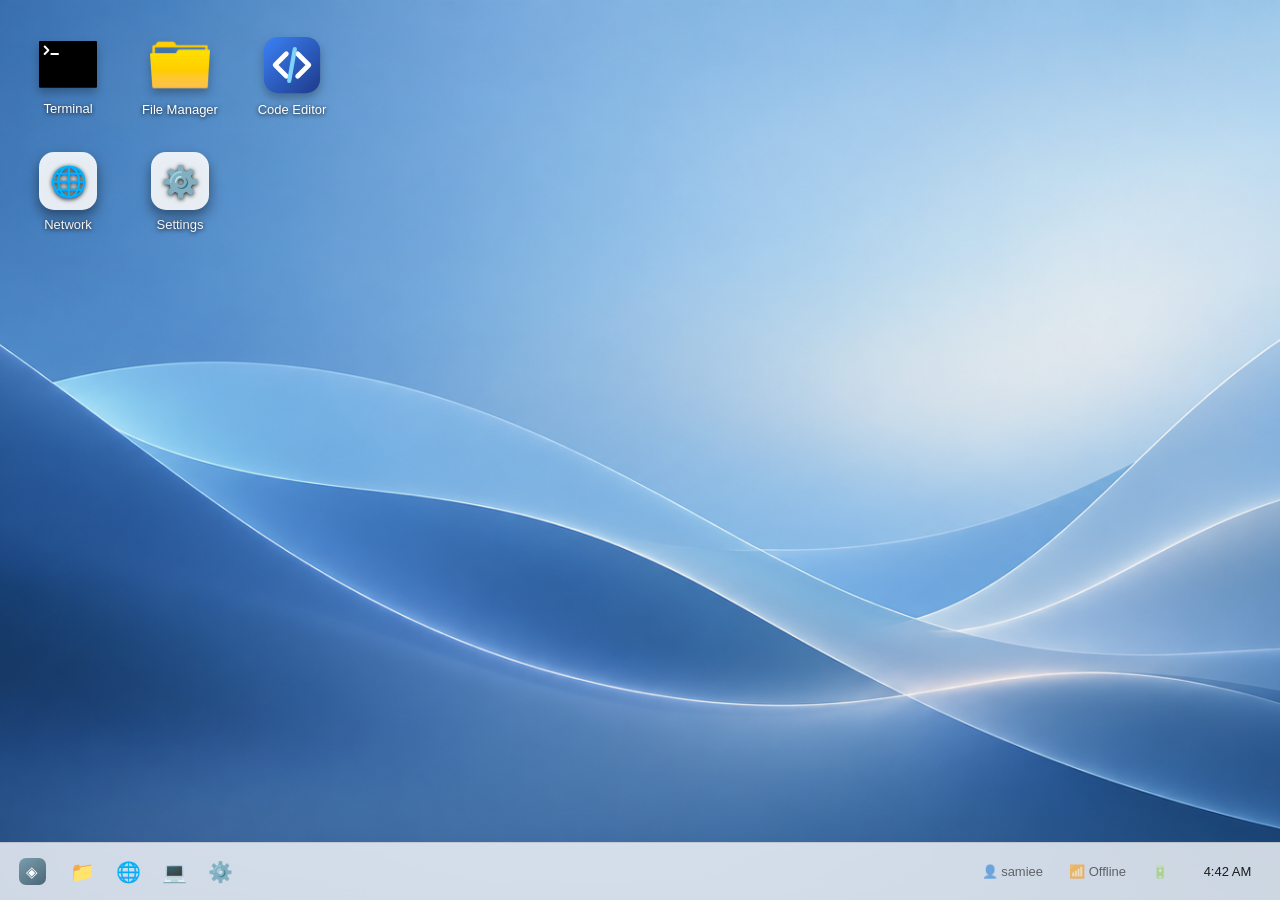
<file: desktop/index.html>
<!DOCTYPE html>
<html lang="en">

<head>

    <meta charset="UTF-8">

    <meta
        name="viewport"
        content="width=device-width, initial-scale=1.0"
    >

    <title>WebOS Desktop</title>

    <link
        rel="stylesheet"
        href="desktop.css"
    >


<style>
/* Desktop file viewer - added without changing the existing desktop CSS */
.desktop-file-viewer {
    position: fixed;
    inset: 0;
    display: flex;
    align-items: center;
    justify-content: center;
    background: rgba(0,0,0,.30);
    z-index: 5000;
}
.desktop-file-viewer[hidden] { display:none; }
.desktop-file-viewer-card {
    width:min(760px,82vw);
    height:min(620px,76vh);
    display:flex;
    flex-direction:column;
    background:#fffdf4;
    border-radius:16px;
    overflow:hidden;
    box-shadow:0 25px 70px rgba(0,0,0,.45),0 8px 25px rgba(0,0,0,.20);
}
.desktop-file-viewer-titlebar {
    height:58px;
    flex:0 0 58px;
    display:flex;
    align-items:center;
    justify-content:space-between;
    padding:0 18px;
    background:#ff6868;
    color:#fff;
    font-size:19px;
    font-weight:700;
}
.desktop-file-viewer-titlebar button {
    width:34px;height:34px;border:0;border-radius:50%;
    background:rgba(255,255,255,.22);color:#fff;
    font-size:25px;line-height:1;cursor:pointer;
}
.desktop-file-viewer-body {
    flex:1;min-height:0;padding:22px;overflow:auto;background:#fffdf4;
}
#desktopFileViewerContent {
    margin:0;min-height:100%;white-space:pre-wrap;overflow-wrap:anywhere;
    font-family:Consolas,"Courier New",monospace;font-size:15px;line-height:1.55;color:#202020;
}
.desktop-file-viewer-actions {
    display:flex;justify-content:flex-end;gap:12px;
    padding:14px 18px;border-top:1px solid #eadfca;background:#fff7df;
}
.desktop-file-viewer-actions button {
    border:0;border-radius:9px;padding:10px 18px;font-size:14px;font-weight:700;cursor:pointer;
}
.viewer-close-btn { background:#e7e7e7;color:#222; }
.viewer-delete-btn { background:#ef4444;color:#fff; }
.viewer-delete-btn:hover { background:#dc2626; }
</style>

</head>


<body class="light">


    <!-- =====================================================
         DESKTOP
         ===================================================== -->

    <main
        class="desktop"
        id="desktopRoot"
    >


        <!-- =================================================
             DESKTOP ICONS
             ================================================= -->

        <div class="icon-grid" id="iconGrid">


            <!-- TERMINAL -->

            <div
                class="icon"
                onclick="openTerminal()"
                title="Terminal"
            >

                <div class="icon-image terminal-icon">

                    <img
                        src="terminal.svg"
                        alt="Terminal"
                    >

                </div>

                <span>Terminal</span>

            </div>



            <!-- FILE MANAGER -->

            <div
                class="icon"
                onclick="openFileManager()"
                title="File Manager"
            >

                <div class="icon-image">

                    <img
                        src="myfolder.png"
                        alt="File Manager"
                    >

                </div>

                <span>File Manager</span>

            </div>



            <!-- CODE EDITOR -->

            <div
                class="icon"
                onclick="openCodeEditor()"
                title="Code Editor"
            >

                <div class="icon-image">

                    <img
                        src="codeeditor.svg"
                        alt="Code Editor"
                    >

                </div>

                <span>Code Editor</span>

            </div>



            <!-- NETWORK -->

            <div
                class="icon"
                onclick="openNetwork()"
                title="Network"
            >

                <div class="icon-image system-app-icon">

                    🌐

                </div>

                <span>Network</span>

            </div>



            <!-- SETTINGS -->

            <div
                class="icon"
                onclick="openSettings()"
                title="Settings"
            >

                <div class="icon-image system-app-icon">

                    ⚙️

                </div>

                <span>Settings</span>

            </div>


        </div>



        <!-- =================================================
             APPLICATION WINDOWS

             IMPORTANT:
             No application has a src initially.

             The page is loaded only when the user
             clicks its icon.
             ================================================= -->


        <!-- TERMINAL -->

        <iframe
            id="terminalWindow"
            class="app-window terminal-window"
            title="Terminal"
            hidden
        ></iframe>



        <!-- FILE MANAGER -->

        <iframe
            id="fileManagerWindow"
            class="app-window file-window"
            title="File Manager"
            data-src="../filemanager/index.html?v=2"
            hidden
        ></iframe>



        <!-- CODE EDITOR -->

        <iframe
            id="codeEditorWindow"
            class="app-window code-window"
            title="Code Editor"
            data-src="../code/index.php?v=2"
            hidden
        ></iframe>



        <!-- NETWORK -->

        <iframe
            id="networkWindow"
            class="app-window network-window"
            title="Network"
            data-src="../network/network.html?v=2"
            hidden
        ></iframe>



        <!-- SETTINGS -->

        <iframe
            id="settingsWindow"
            class="app-window settings-window"
            title="Settings"
            data-src="../settings/settings.html?v=4"
            hidden
        ></iframe>



        <!-- =================================================
             START MENU
             ================================================= -->

        <div
            id="startMenu"
            class="start-menu"
        >


            <!-- START HEADER -->

            <div class="start-header">

                <div class="start-logo">
                    ◈
                </div>

                <div>

                    <div class="start-title">
                        WebOS
                    </div>

                    <div class="start-subtitle">
                        Applications
                    </div>

                </div>

            </div>


            <div class="start-divider"></div>



            <!-- APPLICATIONS -->

            <div class="start-apps">


                <button
                    class="start-item"
                    onclick="openTerminal()"
                >

                    <span class="start-item-icon">
                        🖥️
                    </span>

                    <span>
                        Terminal
                    </span>

                </button>



                <button
                    class="start-item"
                    onclick="openFileManager()"
                >

                    <span class="start-item-icon">
                        📁
                    </span>

                    <span>
                        File Manager
                    </span>

                </button>



                <button
                    class="start-item"
                    onclick="openCodeEditor()"
                >

                    <span class="start-item-icon">
                        💻
                    </span>

                    <span>
                        Code Editor
                    </span>

                </button>



                <button
                    class="start-item"
                    onclick="openNetwork()"
                >

                    <span class="start-item-icon">
                        🌐
                    </span>

                    <span>
                        Network
                    </span>

                </button>



                <button
                    class="start-item"
                    onclick="openSettings()"
                >

                    <span class="start-item-icon">
                        ⚙️
                    </span>

                    <span>
                        Settings
                    </span>

                </button>


            </div>


            <div class="start-divider"></div>



            <!-- SHUTDOWN -->

            <button
                class="shutdown-item"
                onclick="shutdownOS()"
            >

                <span>
                    ⏻
                </span>

                <span>
                    Shut Down
                </span>

            </button>


        </div>



        <!-- =================================================
             TASKBAR
             ================================================= -->

        <footer class="taskbar">


            <!-- START BUTTON -->

            <button
                class="start-button"
                id="startButton"
                onclick="toggleStartMenu()"
                title="Start"
            >

                <span class="webos-logo">
                    ◈
                </span>

            </button>



            <!-- PINNED APPLICATIONS -->

            <div class="pinned-icons">


                <button
                    class="pinned-icon"
                    onclick="openFileManager()"
                    title="File Manager"
                >
                    📁
                </button>


                <button
                    class="pinned-icon"
                    onclick="openNetwork()"
                    title="Network"
                >
                    🌐
                </button>


                <button
                    class="pinned-icon"
                    onclick="openCodeEditor()"
                    title="Code Editor"
                >
                    💻
                </button>


                <button
                    class="pinned-icon"
                    onclick="openSettings()"
                    title="Settings"
                >
                    ⚙️
                </button>


            </div>



            <!-- EMPTY SPACE -->

            <div class="taskbar-space"></div>



            <!-- SYSTEM TRAY -->

            <div class="system-tray">


                <div
                    class="tray-item"
                    id="trayUser"
                >
                    👤 samiee
                </div>


                <div
                    class="tray-item"
                    id="trayWifi"
                >
                    📶 Offline
                </div>


                <div class="tray-item">
                    🔋
                </div>


                <div
                    class="tray-time"
                    id="mytime"
                >
                    12:00 AM
                </div>


            </div>


        </footer>


    
<!-- DESKTOP FILE VIEWER -->
<div id="desktopFileViewer" class="desktop-file-viewer" hidden>
    <div class="desktop-file-viewer-card">
        <div class="desktop-file-viewer-titlebar">
            <span id="desktopFileViewerTitle">File</span>
            <button type="button" onclick="closeDesktopFileViewer()" title="Close">×</button>
        </div>
        <div class="desktop-file-viewer-body">
            <pre id="desktopFileViewerContent">Loading...</pre>
        </div>
        <div class="desktop-file-viewer-actions">
            <button type="button" class="viewer-close-btn" onclick="closeDesktopFileViewer()">Close</button>
            <button type="button" class="viewer-delete-btn" onclick="deleteOpenDesktopFile()">Delete File</button>
        </div>
    </div>
</div>

</main>


    <!-- =====================================================
         BRIGHTNESS OVERLAY

         Sits above the desktop, every app window, the
         taskbar and the start menu (see desktop.css for
         why this isn't a CSS filter). Its background is
         set from JS in applyBrightnessOverlay().
         ===================================================== -->

    <div
        id="brightnessOverlay"
        class="brightness-overlay"
        aria-hidden="true"
    ></div>


    <!-- =====================================================
         CURSOR TRAIL

         The real system cursor still does all click/hit
         detection as normal — Edge doesn't let a webpage
         change actual pointer speed or hijack hit-testing.
         This is a purely decorative dot that follows the
         real cursor 1:1 in position, with a CSS transition
         whose duration is driven by the Mouse Speed setting,
         so the setting has a real, visible effect without
         ever touching what a click actually lands on.
         ===================================================== -->

    <div
        id="cursorTrail"
        class="cursor-trail"
        aria-hidden="true"
    ></div>



    <!-- =====================================================
         JAVASCRIPT
         ===================================================== -->

    <script>


        /* =================================================
           SETTINGS
           ================================================= */

        const OS_KEY = "osSettings";


        function getOSSettings() {

            try {

                return JSON.parse(
                    localStorage.getItem(OS_KEY)
                ) || {};

            } catch (error) {

                return {};

            }

        }


        function saveOSSettings(data) {

            const current =
                getOSSettings();

            const updated = {
                ...current,
                ...data
            };

            localStorage.setItem(
                OS_KEY,
                JSON.stringify(updated)
            );

            return updated;

        }



        /* =================================================
           APPLY DESKTOP SETTINGS
           ================================================= */

        function applyOSSettings(
            state = getOSSettings()
        ) {

            /*
             * Theme
             */

            document.body.classList.remove(
                "light",
                "dark"
            );

            document.body.classList.add(
                state.theme || "light"
            );


            /*
             * Wallpaper
             */

            const desktop =
                document.getElementById(
                    "desktopRoot"
                );


            if (
                state.wallpaper &&
                state.wallpaper.trim() !== ""
            ) {

                desktop.style.backgroundImage =
                    `url("${state.wallpaper}")`;

            } else {

                desktop.style.backgroundImage =
                    'url("wallp.png")';

            }


            /*
             * Brightness
             */

            applyBrightnessOverlay(
                state.brightness ?? 1
            );


            /*
             * Mouse speed (cursor-trail responsiveness —
             * see the note on the #cursorTrail element for
             * why this can't be the real system pointer speed)
             */

            applyMouseSpeed(
                state.mouseSpeed ?? 5
            );


            /*
             * Let any already-open application
             * (Settings included) re-theme itself
             * live, without waiting for a reload.
             */

            broadcastToApps({
                type: "os:theme",
                theme: state.theme || "light"
            });


            /*
             * Username
             */

            document.getElementById(
                "trayUser"
            ).textContent =
                `👤 ${state.username || "samiee"}`;

            document.getElementById(
                "trayUser"
            ).title =
                state.email || "";


            /*
             * Start menu subtitle — show the signed-in
             * account email once one's been set, instead
             * of the generic "Applications" label.
             */

            const startSubtitle =
                document.querySelector(
                    ".start-subtitle"
                );

            if (startSubtitle) {

                startSubtitle.textContent =
                    state.email || "Applications";

            }


            /*
             * Wi-Fi
             */

            document.getElementById(
                "trayWifi"
            ).textContent =
                state.wifi?.connected
                    ? `📶 ${state.wifi.ssid}`
                    : "📶 Offline";


            /*
             * Clock format
             */

            window.clock24 =
                !!state.clock24;

        }



        /* =================================================
           BRIGHTNESS OVERLAY

           brightness range is 0.4–1.2 (see settings.js).
           Below 1 we dim with a black overlay; above 1 we
           "brighten" with a soft white overlay. At exactly
           1 the overlay is fully transparent.
           ================================================= */

        function applyBrightnessOverlay(brightness) {

            const overlay =
                document.getElementById(
                    "brightnessOverlay"
                );

            if (!overlay) {
                return;
            }

            const b =
                Math.min(
                    1.2,
                    Math.max(
                        0.4,
                        Number(brightness) || 1
                    )
                );

            document.documentElement.style
                .setProperty(
                    "--desktop-brightness",
                    b
                );

            if (b < 1) {

                const alpha =
                    (1 - b) / 0.6;

                overlay.style.background =
                    `rgba(0,0,0,${(alpha * 0.75).toFixed(3)})`;

            } else if (b > 1) {

                const alpha =
                    (b - 1) / 0.2;

                overlay.style.background =
                    `rgba(255,255,255,${(alpha * 0.16).toFixed(3)})`;

            } else {

                overlay.style.background =
                    "transparent";

            }

        }



        /* =================================================
           CURSOR TRAIL
           ================================================= */

        (function(){

            const trail =
                document.getElementById(
                    "cursorTrail"
                );

            if (!trail) {
                return;
            }

            document.addEventListener(
                "mousemove",
                function(e) {

                    trail.style.left = e.clientX + "px";
                    trail.style.top  = e.clientY + "px";
                    trail.classList.add("active");

                }
            );

        })();


        function applyMouseSpeed(speed) {

            const value =
                Math.min(
                    10,
                    Math.max(
                        1,
                        Number(speed) || 5
                    )
                );

            /*
             * speed 1  -> slow, laggy trail (260ms)
             * speed 10 -> snappy, almost instant (44ms)
             */

            const ms =
                260 - (value - 1) * 24;

            document.documentElement.style
                .setProperty(
                    "--cursor-trail-ms",
                    ms + "ms"
                );

        }



        /* =================================================
           BROADCAST TO APPLICATIONS

           Pushes a message into every loaded app iframe
           (Settings, Terminal, etc.) so an app that's
           already open can react to a settings change —
           e.g. re-theme itself — without a reload.
           ================================================= */

        function broadcastToApps(message) {

            document
                .querySelectorAll(".app-window")
                .forEach(function(app) {

                    if (
                        app.contentWindow &&
                        app.getAttribute("src")
                    ) {

                        app.contentWindow.postMessage(
                            message,
                            "*"
                        );

                    }

                });

        }



        /* =================================================
           CLOSE ALL APPLICATIONS
           ================================================= */

        function closeAllApps() {

            const apps =
                document.querySelectorAll(
                    ".app-window"
                );


            apps.forEach(
                function(app) {

                    app.hidden = true;

                    app.style.display =
                        "none";

                }
            );

        }



        /* =================================================
           LOAD APPLICATION
           ================================================= */

        function loadApplication(
            app,
            source
        ) {

            /*
             * Load the page only the first
             * time the application is opened.
             */

            if (
                !app.getAttribute("src")
            ) {

                app.setAttribute(
                    "src",
                    source
                );

            }

        }



        /* =================================================
           OPEN APPLICATION
           ================================================= */

        function openApplication(
            id
        ) {

            const app =
                document.getElementById(id);


            if (!app) {
                return;
            }


            /*
             * Hide every other application.
             */

            closeAllApps();


            /*
             * Read application URL.
             */

            const source =
                app.dataset.src;


            /*
             * Load application.
             */

            if (source) {

                loadApplication(
                    app,
                    source
                );

            }


            /*
             * Show application.
             */

            app.hidden = false;

            app.style.display =
                "block";


            /*
             * Put application above
             * the desktop.
             */

            app.style.zIndex =
                "1000";


            closeStartMenu();

        }



        /* =================================================
           TERMINAL
           ================================================= */

        function openTerminal() {

            const terminal =
                document.getElementById(
                    "terminalWindow"
                );


            closeAllApps();


            if (
                !terminal.getAttribute("src")
            ) {

                terminal.setAttribute(
                    "src",
                    "../terminal/terminal.html?v=3"
                );

            }


            terminal.hidden = false;

            terminal.style.display =
                "block";

            terminal.style.zIndex =
                "1000";


            closeStartMenu();

        }



        /* =================================================
           FILE MANAGER
           ================================================= */

        function openFileManager() {

            openApplication(
                "fileManagerWindow"
            );

        }



        /* =================================================
           CODE EDITOR
           ================================================= */

        function openCodeEditor() {

            openApplication(
                "codeEditorWindow"
            );

        }



        /* =================================================
           NETWORK
           ================================================= */

        function openNetwork() {

            openApplication(
                "networkWindow"
            );

        }



        /* =================================================
           SETTINGS
           ================================================= */

        function openSettings() {

            openApplication(
                "settingsWindow"
            );

        }



        /* =================================================
           CLOSE APPLICATION
           ================================================= */

        function closeApplication(
            id
        ) {

            const app =
                document.getElementById(id);


            if (!app) {
                return;
            }


            app.hidden = true;

            app.style.display =
                "none";

        }


        function closeTerminal() {

            closeApplication(
                "terminalWindow"
            );

        }


        function closeSettings() {

            closeApplication(
                "settingsWindow"
            );

        }



        /* =================================================
           FILE MANAGER READY STATE

           The File Manager iframe posts an
           "filemanager-ready" message once its own
           script has registered its listener. We wait
           for that instead of guessing with a timer,
           so an "open-file" request is never sent
           before the iframe can actually receive it
           (this was the bug: checking the iframe's
           src attribute always looked "already
           loaded" because we set that attribute
           ourselves just before checking it, even on
           the very first open).
           ================================================= */

        let fileManagerReady = false;
        let pendingFileOpen = null;

        function sendFileOpenRequest(folder, filename) {

            const fileManager =
                document.getElementById(
                    "fileManagerWindow"
                );

            fileManager.contentWindow.postMessage(
                {
                    action: "open-file",
                    folder: folder,
                    filename: filename
                },
                "*"
            );

        }



        /* =================================================
           APPLICATION MESSAGES
           ================================================= */

        window.addEventListener(
            "message",
            function(event) {

                const message =
                    event.data;


                if (
                    message?.action ===
                    "filemanager-ready"
                ) {

                    fileManagerReady = true;

                    if (pendingFileOpen) {

                        sendFileOpenRequest(
                            pendingFileOpen.folder,
                            pendingFileOpen.filename
                        );

                        pendingFileOpen = null;

                    }

                    return;

                }


                if (
                    message?.action ===
                    "close-terminal"
                ) {

                    closeTerminal();

                }


                if (
                    message ===
                    "close-settings"
                ) {

                    closeSettings();

                }


                if (
                    message?.action ===
                    "close-filemanager"
                ) {

                    closeApplication(
                        "fileManagerWindow"
                    );

                    /*
                     * The Desktop folder may have
                     * changed while File Manager
                     * was open — refresh its icons.
                     */

                    loadDesktopFiles();

                }


                if (
                    message?.action ===
                    "close-code"
                ) {

                    closeApplication(
                        "codeEditorWindow"
                    );

                }


                if (
                    message?.action ===
                    "close-network"
                ) {

                    closeApplication(
                        "networkWindow"
                    );

                }


                /*
                 * Settings sends updated
                 * OS information.
                 */

                if (
                    message?.type ===
                    "os:apply"
                ) {

                    const state =
                        saveOSSettings(
                            message.payload || {}
                        );


                    applyOSSettings(
                        state
                    );

                }

            }
        );



        /* =================================================
           START MENU
           ================================================= */

        function toggleStartMenu() {

            const menu =
                document.getElementById(
                    "startMenu"
                );


            menu.classList.toggle(
                "show"
            );

        }


        function closeStartMenu() {

            document.getElementById(
                "startMenu"
            ).classList.remove(
                "show"
            );

        }


        document.addEventListener(
            "click",
            function(event) {

                const menu =
                    document.getElementById(
                        "startMenu"
                    );


                const button =
                    document.getElementById(
                        "startButton"
                    );


                if (
                    !menu.contains(
                        event.target
                    ) &&
                    !button.contains(
                        event.target
                    )
                ) {

                    closeStartMenu();

                }

            }
        );



        /* =================================================
           CLOCK
           ================================================= */

        function updateClock() {

            const clock =
                document.getElementById(
                    "mytime"
                );


            const now =
                new Date();


            let hours =
                now.getHours();


            const minutes =
                String(
                    now.getMinutes()
                ).padStart(
                    2,
                    "0"
                );


            if (window.clock24) {

                clock.textContent =
                    `${String(hours).padStart(2, "0")}:${minutes}`;

            } else {

                const ampm =
                    hours >= 12
                        ? "PM"
                        : "AM";


                hours =
                    hours % 12 || 12;


                clock.textContent =
                    `${hours}:${minutes} ${ampm}`;

            }

        }



        /* =================================================
           SHUT DOWN
           ================================================= */

        function shutdownOS() {

            window.location.href =
                "../logout/forceclose.html";

        }



        /* =================================================
           DESKTOP FILES
           (files saved into the "Desktop" folder
           inside File Manager show up here too)
           ================================================= */

        function loadDesktopFiles() {

            fetch(
                "../filemanager/get_files.php?folder=desktop"
            )
                .then(res => res.json())
                .then(files => {
                    renderDesktopIcons(files);
                })
                .catch(err => {
                    console.error(
                        "Failed to load desktop files:",
                        err
                    );
                });

        }


        function renderDesktopIcons(files) {

            const grid =
                document.querySelector(".icon-grid");

            /*
             * Clear out any icons we rendered
             * on a previous refresh before
             * re-drawing them.
             */

            grid
                .querySelectorAll(".desktop-file-icon")
                .forEach(el => el.remove());

            files.forEach(filename => {

                const icon =
                    document.createElement("div");

                icon.className =
                    "icon desktop-file-icon";

                icon.title = filename;

                const imageWrap =
                    document.createElement("div");

                imageWrap.className = "icon-image";

                const img =
                    document.createElement("img");

                img.src = "documentt.png";
                img.alt = filename;

                imageWrap.appendChild(img);

                const label =
                    document.createElement("span");

                label.textContent = filename;

                icon.appendChild(imageWrap);
                icon.appendChild(label);

                icon.addEventListener(
                    "click",
                    () => openDesktopFile(filename)
                );

                grid.appendChild(icon);

            });

        }


        let openedDesktopFilename = null;

        function openDesktopFile(filename) {

            openedDesktopFilename = filename;

            const viewer = document.getElementById("desktopFileViewer");
            const title = document.getElementById("desktopFileViewerTitle");
            const content = document.getElementById("desktopFileViewerContent");

            title.textContent = filename;
            content.textContent = "Loading...";
            viewer.hidden = false;

            fetch(
                "../filemanager/get_file_content.php?folder=desktop&filename=" +
                encodeURIComponent(filename)
            )
                .then(res => res.json())
                .then(data => {

                    if (data.error) {
                        content.textContent = "Unable to open file: " + data.error;
                        return;
                    }

                    content.textContent =
                        data.content ?? "";

                })
                .catch(error => {

                    console.error("Failed to open desktop file:", error);

                    content.textContent =
                        "Unable to open this file.";

                });

        }

        function closeDesktopFileViewer() {

            document.getElementById(
                "desktopFileViewer"
            ).hidden = true;

            openedDesktopFilename = null;

        }

        function deleteOpenDesktopFile() {

            if (!openedDesktopFilename) {
                return;
            }

            const filename = openedDesktopFilename;

            if (!confirm(`Delete "${filename}" from Desktop?`)) {
                return;
            }

            const formData = new FormData();

            formData.append("folder", "desktop");
            formData.append("filename", filename);

            fetch(
                "../filemanager/delete_file.php",
                {
                    method: "POST",
                    body: formData
                }
            )
                .then(res => res.json())
                .then(data => {

                    if (data.success) {

                        closeDesktopFileViewer();
                        loadDesktopFiles();

                    } else {

                        alert(
                            data.error ||
                            "Could not delete the file."
                        );

                    }

                })
                .catch(error => {

                    console.error(
                        "Failed to delete desktop file:",
                        error
                    );

                    alert(
                        "Could not delete the file."
                    );

                });

        }





        /* =================================================
           DESKTOP STARTUP
           ================================================= */

        /*
         * Make absolutely sure no application
         * is visible when the desktop boots.
         */

        closeAllApps();


        /*
         * Load any files saved into the
         * Desktop folder as icons.
         */

        loadDesktopFiles();


        /*
         * Apply saved settings.
         */

        applyOSSettings();


        /*
         * Start clock.
         */

        updateClock();


        setInterval(
            updateClock,
            1000
        );


    </script>


</body>

</html>
</file>
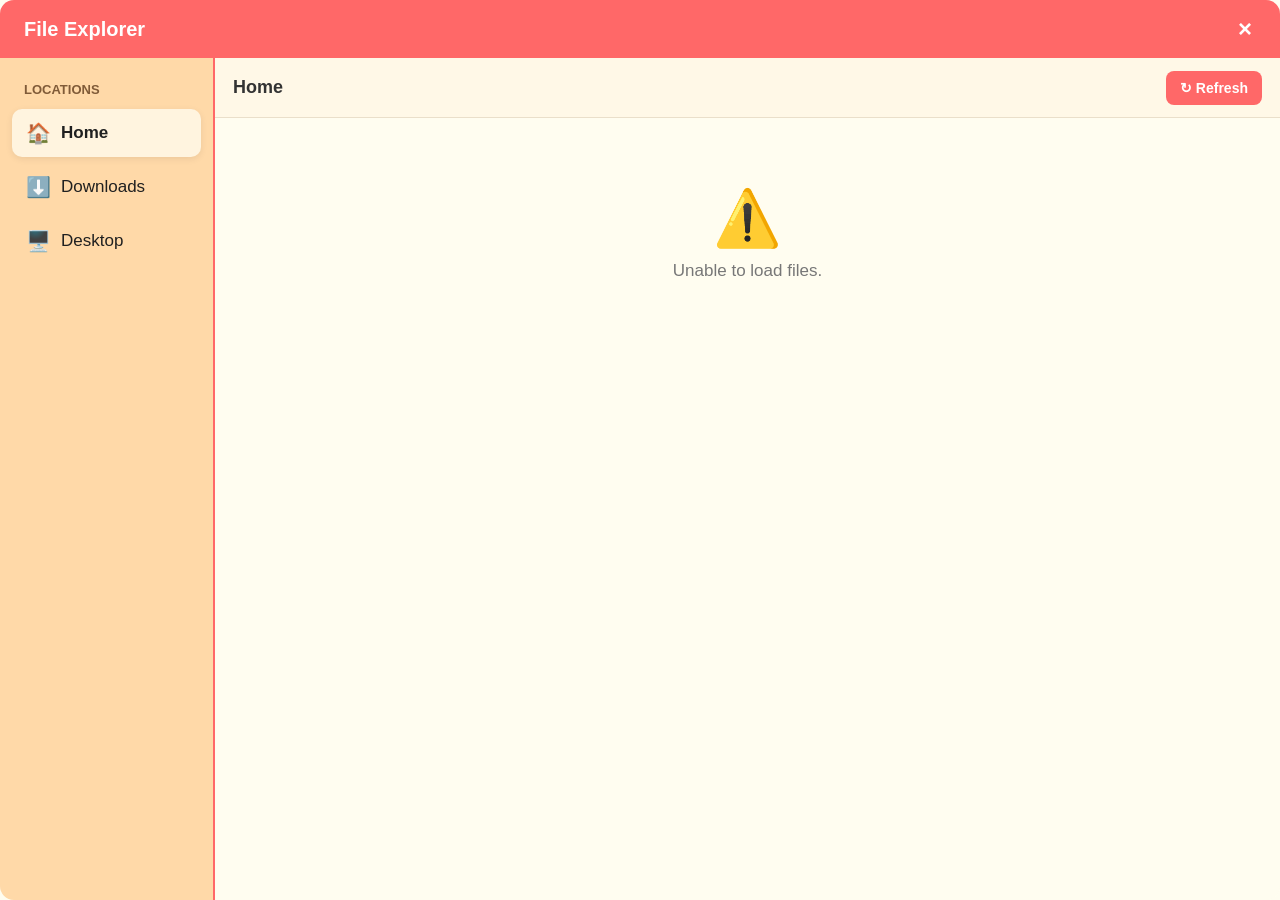
<file: filemanager/index.html>
<!DOCTYPE html>
<html lang="en">

<head>

    <meta charset="UTF-8">

    <meta
        name="viewport"
        content="width=device-width, initial-scale=1.0"
    >

    <title>File Explorer</title>


    <style>

        * {
            box-sizing: border-box;
        }


        html,
        body {
            margin: 0;
            padding: 0;

            width: 100%;
            height: 100%;

            font-family:
                Arial,
                Helvetica,
                sans-serif;

            overflow: hidden;

            background: #fffdf0;
        }


        /* =====================================================
           MAIN FILE EXPLORER
           ===================================================== */

        .file-manager {
            width: 100%;
            height: 100%;

            display: flex;
            flex-direction: column;

            background: #fffdf0;

            border-radius: 14px;

            overflow: hidden;
        }


        /* =====================================================
           TITLE BAR
           ===================================================== */

        .title-bar {

            height: 58px;
            min-height: 58px;

            display: flex;
            align-items: center;
            justify-content: space-between;

            padding: 0 18px 0 24px;

            background: #ff6868;

            color: white;

            font-size: 20px;
            font-weight: 700;
        }


        .close-button {

            width: 34px;
            height: 34px;

            border: none;
            border-radius: 50%;

            background: transparent;

            color: white;

            font-size: 24px;
            font-weight: bold;

            cursor: pointer;
        }


        .close-button:hover {
            background: rgba(255,255,255,.20);
        }


        /* =====================================================
           MAIN AREA
           ===================================================== */

        .main-area {

            flex: 1;

            min-height: 0;

            display: flex;
        }


        /* =====================================================
           SIDEBAR
           ===================================================== */

        .sidebar {

            width: 215px;
            min-width: 215px;

            padding: 20px 12px;

            background: #ffd9a8;

            border-right: 2px solid #ff6868;
        }


        .sidebar-title {

            padding: 4px 12px 12px;

            font-size: 13px;

            font-weight: 700;

            color: #805b38;

            text-transform: uppercase;
        }


        .folder-button {

            width: 100%;

            display: flex;
            align-items: center;

            gap: 10px;

            padding: 12px 14px;

            margin-bottom: 6px;

            border: none;
            border-radius: 10px;

            background: transparent;

            color: #202020;

            font-size: 17px;

            text-align: left;

            cursor: pointer;
        }


        .folder-button:hover {

            background: rgba(255,255,255,.45);
        }


        .folder-button.active {

            background: #fff4df;

            font-weight: 700;

            box-shadow:
                0 2px 7px rgba(0,0,0,.08);
        }


        .folder-icon {

            font-size: 20px;

            width: 25px;

            text-align: center;
        }


        /* =====================================================
           CONTENT AREA
           ===================================================== */

        .content {

            flex: 1;

            min-width: 0;
            min-height: 0;

            display: flex;
            flex-direction: column;

            background: #fffdf0;
        }


        /* =====================================================
           TOOLBAR
           ===================================================== */

        .toolbar {

            height: 60px;
            min-height: 60px;

            display: flex;
            align-items: center;

            padding: 0 18px;

            border-bottom: 1px solid #eadfca;

            background: #fff8e7;
        }


        .current-folder {

            font-size: 18px;

            font-weight: 700;

            color: #333;
        }


        .refresh-button {

            margin-left: auto;

            border: none;
            border-radius: 8px;

            padding: 9px 14px;

            background: #ff6868;

            color: white;

            font-size: 14px;
            font-weight: 700;

            cursor: pointer;
        }


        .refresh-button:hover {
            background: #ef5353;
        }


        /* =====================================================
           FILE GRID
           ===================================================== */

        .file-grid {

            flex: 1;

            min-height: 0;

            padding: 20px;

            display: grid;

            grid-template-columns:
                repeat(
                    auto-fill,
                    minmax(170px, 1fr)
                );

            grid-auto-rows: 190px;

            gap: 18px;

            overflow-y: auto;
        }


        /* =====================================================
           FILE CARD
           ===================================================== */

        .file-card {

            min-width: 0;

            display: flex;
            flex-direction: column;

            align-items: center;
            justify-content: center;

            padding: 16px;

            border-radius: 14px;

            background: #ffdced;

            cursor: pointer;

            transition:
                transform .15s ease,
                background .15s ease,
                box-shadow .15s ease;

            user-select: none;
        }


        .file-card:hover {

            transform: translateY(-2px);

            background: #ffd4e8;

            box-shadow:
                0 5px 14px rgba(0,0,0,.10);
        }


        .file-card.selected {

            outline: 3px solid #ff6868;

            background: #ffd0e5;
        }


        .file-icon {

            width: 64px;
            height: 74px;

            margin-bottom: 12px;

            display: flex;
            align-items: center;
            justify-content: center;

            font-size: 58px;
        }


        .file-name {

            width: 100%;

            text-align: center;

            font-size: 16px;
            font-weight: 500;

            color: #202020;

            overflow: hidden;

            text-overflow: ellipsis;

            white-space: nowrap;
        }


        /* =====================================================
           EMPTY STATE
           ===================================================== */

        .empty-state {

            grid-column: 1 / -1;

            display: flex;
            flex-direction: column;

            align-items: center;
            justify-content: center;

            color: #777;

            font-size: 17px;
        }


        .empty-icon {

            font-size: 55px;

            margin-bottom: 10px;
        }


        /* =====================================================
           FILE VIEWER MODAL
           ===================================================== */

        .file-viewer {

            position: fixed;

            inset: 0;

            display: flex;

            align-items: center;
            justify-content: center;

            padding: 30px;

            background: rgba(0,0,0,.35);

            z-index: 100;
        }


        .file-viewer[hidden] {
            display: none;
        }


        .viewer-card {

            width: min(760px, 90vw);

            height: min(620px, 82vh);

            display: flex;

            flex-direction: column;

            background: #fffdf4;

            border-radius: 15px;

            overflow: hidden;

            box-shadow:
                0 25px 70px rgba(0,0,0,.40);
        }


        .viewer-titlebar {

            height: 55px;
            min-height: 55px;

            display: flex;

            align-items: center;
            justify-content: space-between;

            padding: 0 18px;

            background: #ff6868;

            color: white;

            font-size: 18px;

            font-weight: 700;
        }


        .viewer-title {

            overflow: hidden;

            text-overflow: ellipsis;

            white-space: nowrap;
        }


        .viewer-close {

            border: none;

            background: transparent;

            color: white;

            font-size: 25px;

            cursor: pointer;
        }


        .viewer-content {

            flex: 1;

            min-height: 0;

            padding: 22px;

            overflow: auto;

            background: #fffdf4;
        }


        .viewer-content pre {

            margin: 0;

            white-space: pre-wrap;

            overflow-wrap: anywhere;

            font-family:
                Consolas,
                "Courier New",
                monospace;

            font-size: 15px;

            line-height: 1.55;

            color: #202020;
        }


        .viewer-actions {

            display: flex;

            justify-content: flex-end;

            gap: 10px;

            padding: 14px 18px;

            border-top: 1px solid #eadfca;

            background: #fff7df;
        }


        .viewer-actions button {

            border: none;

            border-radius: 8px;

            padding: 10px 17px;

            font-size: 14px;

            font-weight: 700;

            cursor: pointer;
        }


        .close-file-btn {

            background: #e7e7e7;

            color: #222;
        }


        .delete-file-btn {

            background: #ef4444;

            color: white;
        }


        .delete-file-btn:hover {

            background: #dc2626;
        }


        /* =====================================================
           RESPONSIVE
           ===================================================== */

        @media (max-width: 700px) {

            .sidebar {
                width: 155px;
                min-width: 155px;
            }

            .folder-button {
                font-size: 14px;
            }

            .file-grid {
                grid-template-columns:
                    repeat(
                        auto-fill,
                        minmax(130px, 1fr)
                    );
            }

        }

    </style>

</head>


<body>


<div class="file-manager">


    <!-- =====================================================
         TITLE BAR
         ===================================================== -->

    <div class="title-bar">

        <span>File Explorer</span>

        <button
            class="close-button"
            onclick="closeFileManager()"
            title="Close"
        >
            ×
        </button>

    </div>



    <!-- =====================================================
         MAIN AREA
         ===================================================== -->

    <div class="main-area">


        <!-- =================================================
             SIDEBAR
             ================================================= -->

        <aside class="sidebar">

            <div class="sidebar-title">
                Locations
            </div>


            <button
                class="folder-button active"
                data-folder="home"
                onclick="changeFolder('home')"
            >

                <span class="folder-icon">
                    🏠
                </span>

                <span>
                    Home
                </span>

            </button>


            <button
                class="folder-button"
                data-folder="downloads"
                onclick="changeFolder('downloads')"
            >

                <span class="folder-icon">
                    ⬇️
                </span>

                <span>
                    Downloads
                </span>

            </button>


            <button
                class="folder-button"
                data-folder="desktop"
                onclick="changeFolder('desktop')"
            >

                <span class="folder-icon">
                    🖥️
                </span>

                <span>
                    Desktop
                </span>

            </button>

        </aside>



        <!-- =================================================
             CONTENT
             ================================================= -->

        <section class="content">


            <div class="toolbar">

                <span
                    id="currentFolder"
                    class="current-folder"
                >
                    Home
                </span>


                <button
                    class="refresh-button"
                    onclick="loadFiles()"
                >
                    ↻ Refresh
                </button>

            </div>


            <div
                id="fileGrid"
                class="file-grid"
            >

                <div class="empty-state">

                    <div class="empty-icon">
                        📂
                    </div>

                    <div>
                        Loading files...
                    </div>

                </div>

            </div>


        </section>


    </div>



    <!-- =====================================================
         FILE VIEWER
         ===================================================== -->

    <div
        id="fileViewer"
        class="file-viewer"
        hidden
    >

        <div class="viewer-card">


            <div class="viewer-titlebar">

                <span
                    id="viewerTitle"
                    class="viewer-title"
                >
                    File
                </span>


                <button
                    class="viewer-close"
                    onclick="closeViewer()"
                >
                    ×
                </button>

            </div>


            <div class="viewer-content">

                <pre id="viewerContent">
Loading...
                </pre>

            </div>


            <div class="viewer-actions">

                <button
                    class="close-file-btn"
                    onclick="closeViewer()"
                >
                    Close
                </button>


                <button
                    class="delete-file-btn"
                    onclick="deleteCurrentFile()"
                >
                    Delete File
                </button>

            </div>


        </div>

    </div>


</div>



<script>


    /* =====================================================
       VARIABLES
       ===================================================== */

    let currentFolder = "home";

    let currentFile = null;



    /* =====================================================
       FOLDER NAMES
       ===================================================== */

    const folderNames = {

        home: "Home",

        downloads: "Downloads",

        desktop: "Desktop"

    };



    /* =====================================================
       CLOSE FILE MANAGER
       ===================================================== */

    function closeFileManager() {

        /*
         * Tell the Desktop iframe to close
         * the File Manager window.
         */

        window.parent.postMessage(
            {
                action: "close-filemanager"
            },
            "*"
        );

    }



    /* =====================================================
       CHANGE FOLDER
       ===================================================== */

    function changeFolder(folder) {

        currentFolder = folder;

        currentFile = null;

        document.getElementById(
            "currentFolder"
        ).textContent =
            folderNames[folder] || folder;


        /*
         * Update active sidebar button.
         */

        document
            .querySelectorAll(".folder-button")
            .forEach(button => {

                button.classList.toggle(
                    "active",
                    button.dataset.folder === folder
                );

            });


        loadFiles();

    }



    /* =====================================================
       LOAD FILES
       ===================================================== */

    function loadFiles() {

        const grid =
            document.getElementById("fileGrid");


        grid.innerHTML = `

            <div class="empty-state">

                <div class="empty-icon">
                    📂
                </div>

                <div>
                    Loading files...
                </div>

            </div>

        `;


        fetch(
            "get_files.php?folder=" +
            encodeURIComponent(currentFolder)
        )

            .then(response => {

                if (!response.ok) {
                    throw new Error(
                        "Failed to load files"
                    );
                }

                return response.json();

            })

            .then(files => {

                renderFiles(files);

            })

            .catch(error => {

                console.error(
                    "File loading error:",
                    error
                );


                grid.innerHTML = `

                    <div class="empty-state">

                        <div class="empty-icon">
                            ⚠️
                        </div>

                        <div>
                            Unable to load files.
                        </div>

                    </div>

                `;

            });

    }



    /* =====================================================
       FILE ICON
       ===================================================== */

    function getFileIcon(filename) {

        const lower =
            filename.toLowerCase();


        if (lower.endsWith(".txt")) {
            return "📄";
        }


        if (lower.endsWith(".pdf")) {
            return "📕";
        }


        if (
            lower.endsWith(".jpg") ||
            lower.endsWith(".jpeg") ||
            lower.endsWith(".png") ||
            lower.endsWith(".gif")
        ) {
            return "🖼️";
        }


        if (
            lower.endsWith(".js") ||
            lower.endsWith(".php") ||
            lower.endsWith(".html") ||
            lower.endsWith(".css")
        ) {
            return "💻";
        }


        if (
            lower.endsWith(".csv") ||
            lower.endsWith(".xlsx")
        ) {
            return "📊";
        }


        return "📄";

    }



    /* =====================================================
       RENDER FILES
       ===================================================== */

    function renderFiles(files) {

        const grid =
            document.getElementById("fileGrid");


        grid.innerHTML = "";


        if (
            !Array.isArray(files) ||
            files.length === 0
        ) {

            grid.innerHTML = `

                <div class="empty-state">

                    <div class="empty-icon">
                        📂
                    </div>

                    <div>
                        This folder is empty.
                    </div>

                </div>

            `;

            return;

        }


        files.forEach(filename => {

            const card =
                document.createElement("div");


            card.className =
                "file-card";


            card.title =
                "Double-click to open";


            const icon =
                document.createElement("div");


            icon.className =
                "file-icon";


            icon.textContent =
                getFileIcon(filename);


            const name =
                document.createElement("div");


            name.className =
                "file-name";


            name.textContent =
                filename;


            card.appendChild(icon);

            card.appendChild(name);


            /*
             * Single click selects.
             */

            card.addEventListener(
                "click",
                () => {

                    document
                        .querySelectorAll(".file-card")
                        .forEach(item => {

                            item.classList.remove(
                                "selected"
                            );

                        });


                    card.classList.add(
                        "selected"
                    );

                }
            );


            /*
             * Double click opens.
             */

            card.addEventListener(
                "dblclick",
                () => {

                    openFile(filename);

                }
            );


            /*
             * Right click deletes.
             */

            card.addEventListener(
                "contextmenu",
                event => {

                    event.preventDefault();

                    deleteFile(
                        filename
                    );

                }
            );


            grid.appendChild(card);

        });

    }



    /* =====================================================
       OPEN FILE
       ===================================================== */

    function openFile(filename) {

        currentFile = filename;


        const viewer =
            document.getElementById(
                "fileViewer"
            );


        const title =
            document.getElementById(
                "viewerTitle"
            );


        const content =
            document.getElementById(
                "viewerContent"
            );


        title.textContent =
            filename;


        content.textContent =
            "Loading...";


        viewer.hidden = false;


        fetch(
            "get_file_content.php" +
            "?folder=" +
            encodeURIComponent(currentFolder) +
            "&filename=" +
            encodeURIComponent(filename)
        )

            .then(response => {

                if (!response.ok) {
                    throw new Error(
                        "Unable to open file"
                    );
                }

                return response.json();

            })

            .then(data => {

                if (data.error) {

                    content.textContent =
                        "Unable to open file: " +
                        data.error;

                    return;

                }


                content.textContent =
                    data.content ?? "";

            })

            .catch(error => {

                console.error(
                    "File open error:",
                    error
                );


                content.textContent =
                    "Unable to open this file.";

            });

    }



    /* =====================================================
       CLOSE VIEWER
       ===================================================== */

    function closeViewer() {

        document.getElementById(
            "fileViewer"
        ).hidden = true;


        currentFile = null;

    }



    /* =====================================================
       DELETE CURRENT FILE
       ===================================================== */

    function deleteCurrentFile() {

        if (!currentFile) {
            return;
        }


        const filename =
            currentFile;


        if (
            !confirm(
                `Delete "${filename}" from ${folderNames[currentFolder]}?`
            )
        ) {
            return;
        }


        deleteFile(
            filename,
            true
        );

    }



    /* =====================================================
       DELETE FILE
       ===================================================== */

    function deleteFile(
        filename,
        closeAfterDelete = false
    ) {

        if (!closeAfterDelete) {

            if (
                !confirm(
                    `Delete "${filename}" from ${folderNames[currentFolder]}?`
                )
            ) {
                return;
            }

        }


        const formData =
            new FormData();


        formData.append(
            "folder",
            currentFolder
        );


        formData.append(
            "filename",
            filename
        );


        fetch(
            "delete_file.php",
            {
                method: "POST",
                body: formData
            }
        )

            .then(response =>
                response.json()
            )

            .then(data => {

                if (data.success) {

                    if (
                        currentFile === filename
                    ) {

                        closeViewer();

                    }


                    loadFiles();


                    /*
                     * If the Desktop folder
                     * was changed, tell the
                     * parent Desktop to refresh
                     * its icons.
                     */

                    if (
                        currentFolder === "desktop"
                    ) {

                        window.parent.postMessage(
                            {
                                action:
                                    "desktop-files-changed"
                            },
                            "*"
                        );

                    }

                } else {

                    alert(
                        data.error ||
                        "Could not delete the file."
                    );

                }

            })

            .catch(error => {

                console.error(
                    "Delete error:",
                    error
                );


                alert(
                    "Could not delete the file."
                );

            });

    }



    /* =====================================================
       RECEIVE REQUESTS FROM DESKTOP
       ===================================================== */

    window.addEventListener(
        "message",
        function(event) {

            const message =
                event.data;


            /*
             * Desktop can tell File Manager
             * to open a particular file.
             */

            if (
                message?.action ===
                "open-file"
            ) {

                const folder =
                    message.folder;


                const filename =
                    message.filename;


                if (
                    folder &&
                    filename
                ) {

                    changeFolder(
                        folder
                    );


                    /*
                     * Wait until the folder
                     * files have loaded, then
                     * open the requested file.
                     */

                    setTimeout(
                        () => {

                            openFile(
                                filename
                            );

                        },
                        250
                    );

                }

            }

        }
    );



    /* =====================================================
       TELL DESKTOP FILE MANAGER IS READY
       ===================================================== */

    window.parent.postMessage(
        {
            action:
                "filemanager-ready"
        },
        "*"
    );



    /* =====================================================
       STARTUP
       ===================================================== */

    loadFiles();


</script>


</body>

</html>
</file>
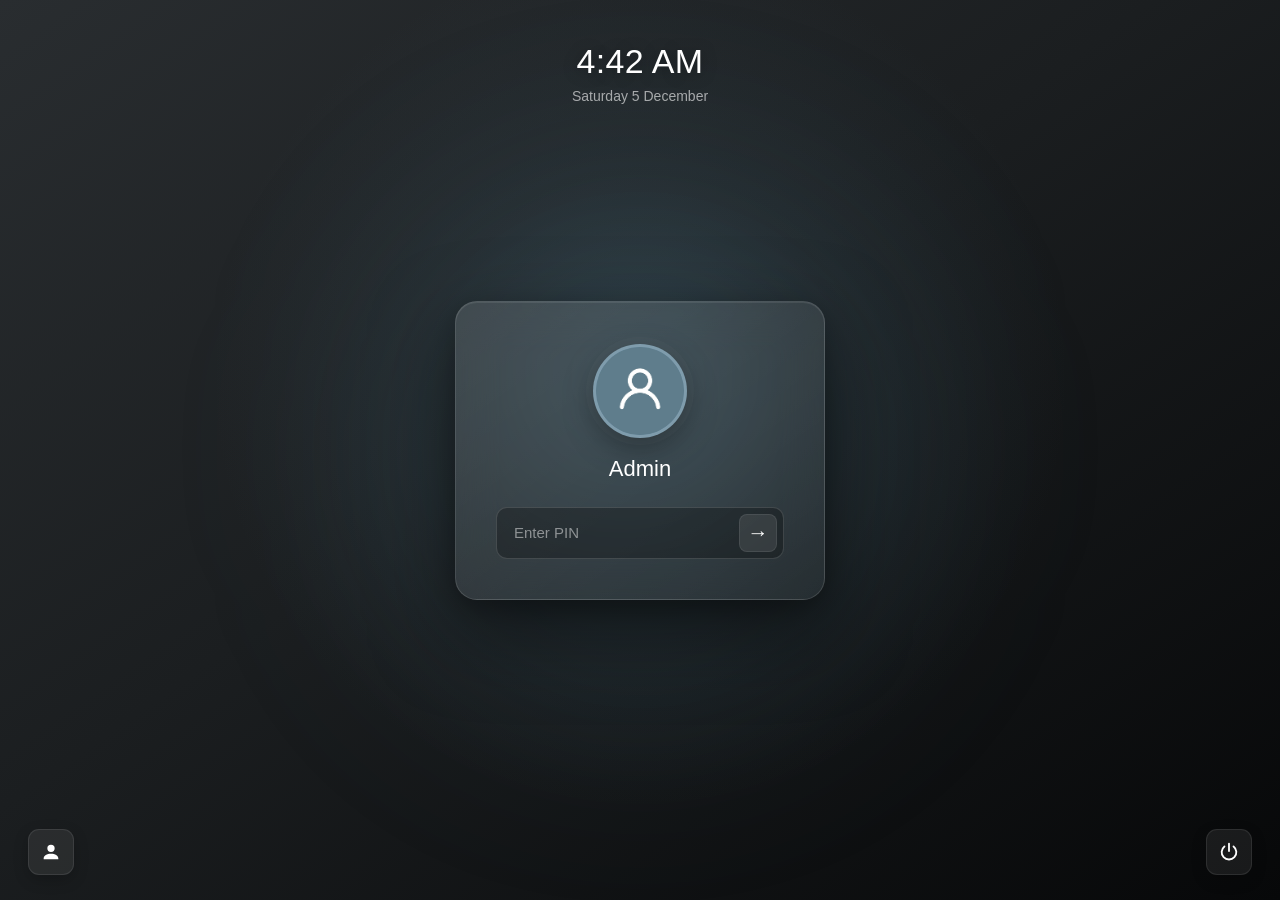
<file: login/index.html>
<!DOCTYPE html>
<html lang="en">

<head>

  <meta charset="UTF-8">

  <meta
    name="viewport"
    content="width=device-width, initial-scale=1.0"
  >

  <title>WebOS - Login</title>


  <!-- =====================================================
       ALL LOGIN PAGE STYLING IS HERE
       ===================================================== -->

  <style>

    * {
      margin: 0;
      padding: 0;
      box-sizing: border-box;
    }


    html,
    body {
      width: 100%;
      height: 100%;
    }


    body {
      font-family: "Segoe UI", Arial, sans-serif;
      overflow: hidden;
      color: white;
    }


    /* =====================================================
       LOGIN SCREEN
       ===================================================== */

    .login-screen {

      position: relative;

      width: 100%;
      height: 100vh;

      display: flex;
      align-items: center;
      justify-content: center;

      background:
        radial-gradient(
          circle at 50% 42%,
          rgba(82, 126, 148, 0.30) 0%,
          rgba(82, 126, 148, 0.10) 25%,
          transparent 52%
        ),
        linear-gradient(
          145deg,
          #292d30 0%,
          #1b1e20 45%,
          #070809 100%
        );

      overflow: hidden;
    }


    /* Ambient glow */

    .login-screen::before {

      content: "";

      position: absolute;

      width: 550px;
      height: 550px;

      left: 50%;
      top: 50%;

      transform: translate(-50%, -50%);

      border-radius: 50%;

      background:
        rgba(100, 145, 165, 0.10);

      filter: blur(100px);

      pointer-events: none;
    }


    /* =====================================================
       CLOCK
       ===================================================== */

    .datetime {

      position: absolute;

      top: 42px;

      left: 0;
      right: 0;

      text-align: center;

      z-index: 10;

      user-select: none;
    }


    #clock {

      font-size: 34px;

      font-weight: 300;

      letter-spacing: 0.3px;

      color: white;

      text-shadow:
        0 2px 15px rgba(0, 0, 0, 0.35);
    }


    #date {

      margin-top: 7px;

      font-size: 14px;

      color:
        rgba(255, 255, 255, 0.60);
    }


    /* =====================================================
       LOGIN CARD
       ===================================================== */

    .login-card {

      position: relative;

      width: 370px;

      padding: 42px 40px 40px;

      border-radius: 22px;

      background:
        linear-gradient(
          145deg,
          rgba(255, 255, 255, 0.12),
          rgba(255, 255, 255, 0.045)
        );

      border:
        1px solid rgba(255, 255, 255, 0.13);

      box-shadow:

        0 30px 80px
        rgba(0, 0, 0, 0.50),

        0 8px 25px
        rgba(0, 0, 0, 0.25),

        inset 0 1px 0
        rgba(255, 255, 255, 0.08);

      backdrop-filter: blur(22px);

      -webkit-backdrop-filter: blur(22px);

      text-align: center;

      z-index: 5;
    }


    /* =====================================================
       AVATAR
       ===================================================== */

    .avatar {

      width: 94px;
      height: 94px;

      margin:
        0 auto 18px;

      border-radius: 50%;

      overflow: hidden;

      background: #63869a;

      border:
        3px solid
        rgba(255, 255, 255, 0.18);

      box-shadow:

        0 10px 30px
        rgba(0, 0, 0, 0.35),

        0 0 0 7px
        rgba(255, 255, 255, 0.025);
    }


    .avatar img {

      width: 100%;
      height: 100%;

      display: block;

      object-fit: cover;
    }


    /* =====================================================
       USERNAME
       ===================================================== */

    .username {

      margin-bottom: 25px;

      color: white;

      font-size: 22px;

      font-weight: 400;
    }


    /* =====================================================
       PIN AREA
       ===================================================== */

    .pin-wrapper {

      position: relative;

      width: 100%;
    }


    .pin-wrapper input {

      width: 100%;

      height: 52px;

      padding:
        0 58px 0 17px;

      border:
        1px solid
        rgba(255, 255, 255, 0.14);

      border-radius: 11px;

      outline: none;

      background:
        rgba(0, 0, 0, 0.27);

      color: white;

      font-family: inherit;

      font-size: 15px;

      transition:
        0.2s ease;
    }


    .pin-wrapper input::placeholder {

      color:
        rgba(255, 255, 255, 0.48);
    }


    .pin-wrapper input:hover {

      background:
        rgba(0, 0, 0, 0.34);
    }


    .pin-wrapper input:focus {

      border-color:
        rgba(135, 180, 200, 0.75);

      background:
        rgba(0, 0, 0, 0.36);

      box-shadow:
        0 0 0 3px
        rgba(100, 150, 175, 0.12);
    }


    /* =====================================================
       LOGIN BUTTON
       ===================================================== */

    .login-button {

      position: absolute;

      right: 7px;
      top: 7px;

      width: 38px;
      height: 38px;

      display: flex;

      align-items: center;
      justify-content: center;

      border:
        1px solid
        rgba(255, 255, 255, 0.08);

      border-radius: 8px;

      background:
        rgba(255, 255, 255, 0.10);

      color: white;

      font-size: 21px;

      cursor: pointer;

      transition:
        0.2s ease;
    }


    .login-button:hover {

      background:
        rgba(255, 255, 255, 0.20);

      transform:
        translateX(2px);
    }


    /* =====================================================
       BOTTOM CONTROLS
       ===================================================== */

    .bottom-controls {

      position: absolute;

      left: 0;
      right: 0;

      bottom: 25px;

      padding:
        0 28px;

      display: flex;

      align-items: center;

      justify-content: space-between;

      z-index: 50;
    }


    /* =====================================================
       CONTROL BUTTON
       ===================================================== */

    .control-button {

      width: 46px;
      height: 46px;

      display: flex;

      align-items: center;
      justify-content: center;

      border:
        1px solid
        rgba(255, 255, 255, 0.09);

      border-radius: 11px;

      background:
        rgba(255, 255, 255, 0.07);

      color: white;

      cursor: pointer;

      box-shadow:
        0 5px 15px
        rgba(0, 0, 0, 0.20);

      transition:
        0.2s ease;
    }


    .control-button:hover {

      background:
        rgba(255, 255, 255, 0.15);

      border-color:
        rgba(255, 255, 255, 0.17);

      transform:
        translateY(-2px);
    }


    .control-button svg {

      width: 22px;
      height: 22px;
    }


    /* =====================================================
       POWER
       ===================================================== */

    .power-container {

      position: relative;
    }


    /* =====================================================
       POWER MENU
       ===================================================== */

    .power-menu {

      position: absolute;

      right: 0;

      bottom: 58px;

      width: 205px;

      padding: 7px;

      border-radius: 14px;

      background:
        rgba(22, 24, 26, 0.97);

      border:
        1px solid
        rgba(255, 255, 255, 0.12);

      box-shadow:
        0 20px 50px
        rgba(0, 0, 0, 0.55);

      backdrop-filter: blur(18px);

      -webkit-backdrop-filter: blur(18px);

      opacity: 0;

      visibility: hidden;

      pointer-events: none;

      transform:
        translateY(8px)
        scale(0.96);

      transform-origin:
        bottom right;

      transition:
        opacity 0.18s ease,
        transform 0.18s ease,
        visibility 0.18s ease;
    }


    .power-menu.show {

      opacity: 1;

      visibility: visible;

      pointer-events: auto;

      transform:
        translateY(0)
        scale(1);
    }


    /* =====================================================
       POWER OPTIONS
       ===================================================== */

    .power-menu button {

      width: 100%;

      height: 44px;

      display: flex;

      align-items: center;

      gap: 12px;

      padding:
        0 13px;

      border: none;

      border-radius: 9px;

      background: transparent;

      color: white;

      font-family: inherit;

      font-size: 14px;

      text-align: left;

      cursor: pointer;

      transition:
        0.15s ease;
    }


    .power-menu button:hover {

      background:
        rgba(255, 255, 255, 0.10);
    }


    .power-menu button span:first-child {

      width: 23px;

      text-align: center;

      font-size: 17px;

      color:
        rgba(255, 255, 255, 0.85);
    }


    /* =====================================================
       USER LIST
       ===================================================== */

    .user-list {

      position: absolute;

      left: 28px;

      bottom: 82px;

      min-width: 175px;

      padding: 7px;

      border-radius: 14px;

      background:
        rgba(22, 24, 26, 0.97);

      border:
        1px solid
        rgba(255, 255, 255, 0.12);

      box-shadow:
        0 20px 50px
        rgba(0, 0, 0, 0.55);

      backdrop-filter:
        blur(18px);

      -webkit-backdrop-filter:
        blur(18px);

      z-index: 100;
    }


    .user-list ul {

      list-style: none;

      margin: 0;
      padding: 0;
    }


    .user-list li {

      padding:
        11px 13px;

      border-radius: 9px;

      color: white;

      font-size: 14px;

      cursor: pointer;

      transition:
        background 0.15s ease;
    }


    .user-list li:hover {

      background:
        rgba(255, 255, 255, 0.10);
    }


    /* =====================================================
       SLEEP / RESTART
       ===================================================== */

    .system-screen {

      position: fixed;

      inset: 0;

      z-index: 1000;

      display: flex;

      align-items: center;

      justify-content: center;

      background: #020202;

      color: white;

      cursor: pointer;
    }


    .system-message {

      text-align: center;
    }


    .system-icon,
    .restart-icon {

      margin-bottom: 18px;

      font-size: 62px;

      color:
        rgba(255, 255, 255, 0.90);
    }


    .system-message h2 {

      margin: 0;

      font-size: 24px;

      font-weight: 400;
    }


    .system-message p {

      margin-top: 10px;

      font-size: 14px;

      color:
        rgba(255, 255, 255, 0.48);
    }


    .restart-icon {

      animation:
        rotate 1.2s linear infinite;
    }


    @keyframes rotate {

      from {
        transform: rotate(0deg);
      }

      to {
        transform: rotate(360deg);
      }

    }


    /* =====================================================
       RESPONSIVE
       ===================================================== */

    @media (max-width: 600px) {

      .datetime {
        top: 30px;
      }

      #clock {
        font-size: 29px;
      }

      #date {
        font-size: 13px;
      }

      .login-card {

        width:
          calc(100% - 40px);

        max-width: 370px;

        padding:
          38px 25px;
      }

      .bottom-controls {

        padding:
          0 18px;
      }

    }

  </style>

</head>


<body>


  <!-- =====================================================
       LOGIN SCREEN
       ===================================================== -->

  <main
    class="login-screen"
    id="loginScreen"
  >


    <!-- DATE AND TIME -->

    <div class="datetime">

      <div id="clock">
        12:00 AM
      </div>

      <div id="date">
        Loading...
      </div>

    </div>



    <!-- =================================================
         LOGIN CARD
         ================================================= -->

    <section class="login-card">


      <form
        action="login.php"
        method="POST"
        id="loginForm"
      >


        <!-- USERNAME SENT TO PHP -->

        <input
          type="hidden"
          name="username"
          id="usernameInput"
          value="admin"
        >


        <!-- AVATAR -->

        <div class="avatar">

          <img
            src="user-icon.png"
            alt="User Avatar"
          >

        </div>


        <!-- USERNAME -->

        <div
          class="username"
          id="displayUsername"
        >
          Admin
        </div>


        <!-- PIN -->

        <div class="pin-wrapper">

          <input
            type="password"
            name="pin"
            id="pinInput"
            placeholder="Enter PIN"
            required
            autocomplete="off"
          >


          <button
            type="submit"
            class="login-button"
            aria-label="Login"
          >
            →
          </button>

        </div>


      </form>

    </section>



    <!-- =================================================
         USER LIST
         ================================================= -->

    <div
      id="userList"
      class="user-list"
      style="display: none;"
    ></div>



    <!-- =================================================
         BOTTOM CONTROLS
         ================================================= -->

    <div class="bottom-controls">


      <!-- USER SWITCH -->

      <button
        class="control-button"
        onclick="toggleUser()"
        aria-label="Switch user"
      >

        <svg viewBox="0 0 24 24">

          <path
            fill="currentColor"
            d="
              M12 4
              a4 4 0 1 0 0 8
              a4 4 0 0 0 0-8

              M12 14
              c-4.42 0-8 2.24-8 5
              v1h16v-1
              c0-2.76-3.58-5-8-5Z
            "
          />

        </svg>

      </button>



      <!-- POWER -->

      <div class="power-container">


        <button
          class="control-button"
          onclick="togglePower(event)"
          aria-label="Power options"
        >

          <svg viewBox="0 0 24 24">

            <path
              d="M12 3V11"
              stroke="currentColor"
              stroke-width="2"
              fill="none"
              stroke-linecap="round"
            />

            <path
              d="
                M7.05 5.93
                A8 8 0 1 0 16.95 5.93
              "
              stroke="currentColor"
              stroke-width="2"
              fill="none"
              stroke-linecap="round"
            />

          </svg>

        </button>



        <!-- POWER MENU -->

        <div
          id="powerList"
          class="power-menu"
        >

          <button
            onclick="loginShutdown(event)"
          >
            <span>⏻</span>
            <span>Shut Down</span>
          </button>


          <button
            onclick="loginSleep(event)"
          >
            <span>◐</span>
            <span>Sleep</span>
          </button>


          <button
            onclick="loginRestart(event)"
          >
            <span>↻</span>
            <span>Restart</span>
          </button>

        </div>

      </div>

    </div>

  </main>



  <!-- =====================================================
       SLEEP SCREEN
       ===================================================== -->

  <section
    id="sleepScreen"
    class="system-screen"
    style="display: none;"
  >

    <div class="system-message">

      <div class="system-icon">
        ◐
      </div>

      <h2>
        System is sleeping
      </h2>

      <p>
        Press any key or click anywhere to wake
      </p>

    </div>

  </section>



  <!-- =====================================================
       RESTART SCREEN
       ===================================================== -->

  <section
    id="restartScreen"
    class="system-screen"
    style="display: none;"
  >

    <div class="system-message">

      <div class="restart-icon">
        ↻
      </div>

      <h2>
        Restarting...
      </h2>

      <p>
        Please wait
      </p>

    </div>

  </section>



  <!-- =====================================================
       EXISTING USER SWITCH SCRIPT
       ===================================================== -->

  <script src="switch-user.js"></script>



  <!-- =====================================================
       LOGIN / POWER JAVASCRIPT
       ===================================================== -->

  <script>


    /* =====================================================
       LIVE CLOCK
       ===================================================== */

    function updateDateTime() {

      const now = new Date();


      let hours =
        now.getHours();


      const minutes =
        String(
          now.getMinutes()
        ).padStart(2, "0");


      const ampm =
        hours >= 12
          ? "PM"
          : "AM";


      hours =
        hours % 12;


      if (hours === 0) {
        hours = 12;
      }


      document
        .getElementById("clock")
        .textContent =
        `${hours}:${minutes} ${ampm}`;


      const dateOptions = {

        weekday: "long",

        day: "numeric",

        month: "long"

      };


      document
        .getElementById("date")
        .textContent =
        now.toLocaleDateString(
          "en-IN",
          dateOptions
        );

    }


    updateDateTime();

    setInterval(
      updateDateTime,
      1000
    );



    /* =====================================================
       POWER MENU
       ===================================================== */

    function togglePower(event) {

      if (event) {
        event.stopPropagation();
      }


      const menu =
        document.getElementById(
          "powerList"
        );


      menu.classList.toggle("show");

    }



    /* =====================================================
       SHUT DOWN
       ===================================================== */

    function loginShutdown(event) {

      if (event) {
        event.stopPropagation();
      }


      document
        .getElementById("powerList")
        .classList.remove("show");


      window.location.href =
        "../logout/forceclose.html";

    }



    /* =====================================================
       SLEEP
       ===================================================== */

    function loginSleep(event) {

      if (event) {
        event.stopPropagation();
      }


      document
        .getElementById("powerList")
        .classList.remove("show");


      document
        .getElementById("loginScreen")
        .style.display =
        "none";


      document
        .getElementById("sleepScreen")
        .style.display =
        "flex";

    }



    /* =====================================================
       WAKE FROM SLEEP
       ===================================================== */

    function wakeFromSleep() {

      document
        .getElementById("sleepScreen")
        .style.display =
        "none";


      document
        .getElementById("loginScreen")
        .style.display =
        "flex";


      document
        .getElementById("pinInput")
        .focus();

    }



    /* Click to wake */

    document
      .getElementById("sleepScreen")
      .addEventListener(
        "click",
        wakeFromSleep
      );



    /* Keyboard to wake */

    document.addEventListener(
      "keydown",
      function () {

        const sleepScreen =
          document.getElementById(
            "sleepScreen"
          );


        if (
          sleepScreen.style.display ===
          "flex"
        ) {

          wakeFromSleep();

        }

      }
    );



    /* =====================================================
       RESTART
       ===================================================== */

    function loginRestart(event) {

      if (event) {
        event.stopPropagation();
      }


      document
        .getElementById("powerList")
        .classList.remove("show");


      document
        .getElementById("loginScreen")
        .style.display =
        "none";


      document
        .getElementById("restartScreen")
        .style.display =
        "flex";


      setTimeout(
        function () {

          window.location.href =
            "index.html";

        },
        2000
      );

    }



    /* =====================================================
       CLOSE POWER MENU WHEN CLICKING OUTSIDE
       ===================================================== */

    document.addEventListener(
      "click",
      function (event) {

        const menu =
          document.getElementById(
            "powerList"
          );


        const powerContainer =
          document.querySelector(
            ".power-container"
          );


        if (
          !powerContainer.contains(
            event.target
          )
        ) {

          menu.classList.remove(
            "show"
          );

        }

      }
    );

  </script>


</body>

</html>
</file>
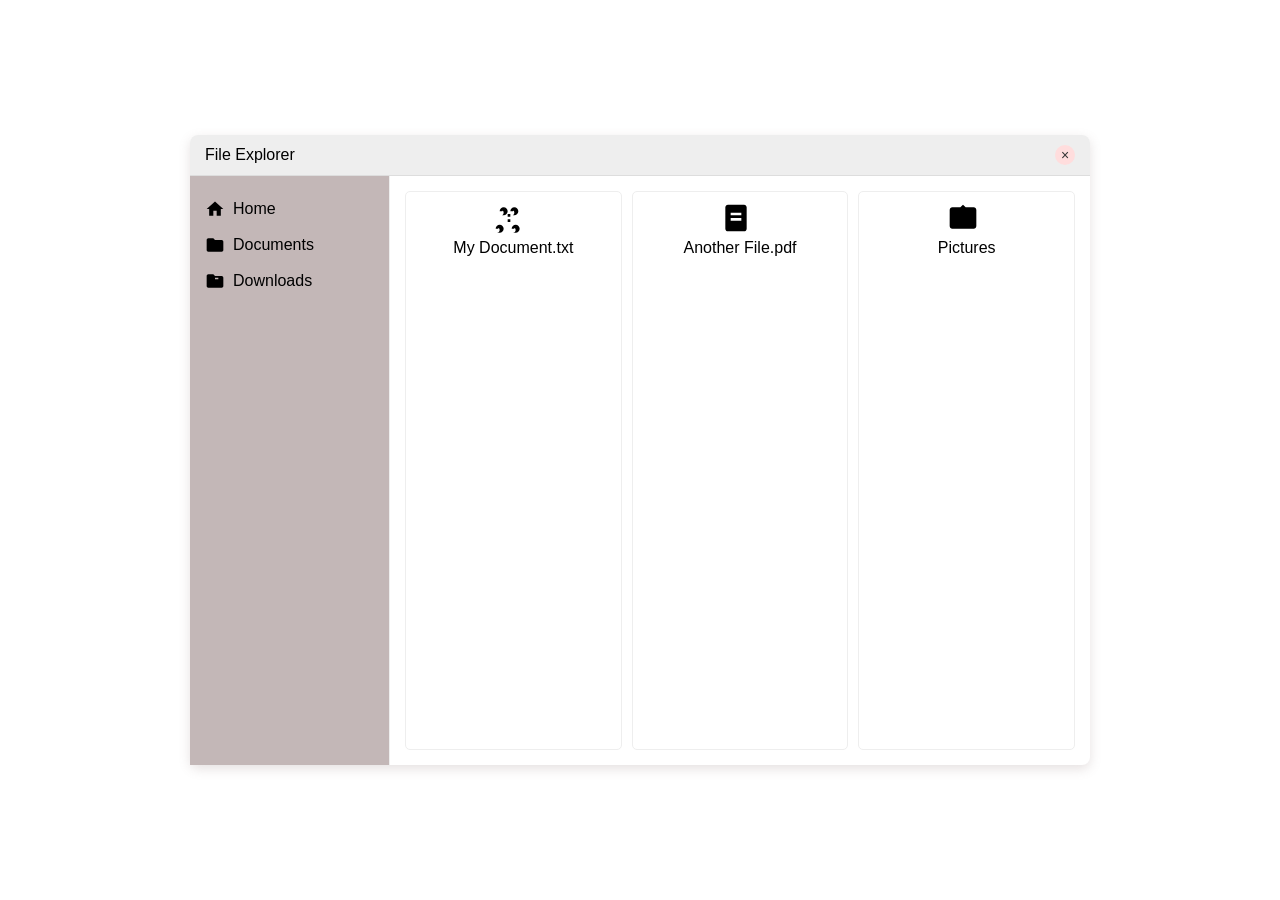
<file: fileman/filemanager.html>
<!DOCTYPE html>
<html lang="en">
  <head>
    <meta charset="UTF-8" />
    <meta name="viewport" content="width=device-width, initial-scale=1.0" />
    <title>Code Editor</title>
    <link rel="stylesheet" href="filemanager.css" />
  </head>
  <body>
    <div class="filemanager-window">
      <div class="filemanager-header">
        <span>File Explorer</span>
        <div class="window-controls">
          <span class="close-button" id="close-file">×</span>
        </div>
      </div>
      <div class="filemanager-body">
        <div class="sidebar">
          <ul>
            <li>
              <svg
                viewBox="0 0 24 24"
                fill="currentColor"
                style="width: 20px; height: 20px; margin-right: 8px"
              >
                <path d="M10 20v-6h4v6h5v-8h3L12 3 2 12h3v8h5z" />
              </svg>
              <span>Home</span>
            </li>
            <li>
              <svg
                viewBox="0 0 24 24"
                fill="currentColor"
                style="width: 20px; height: 20px; margin-right: 8px"
              >
                <path
                  d="M20 6h-8l-2-2H4c-1.1 0-1.99.9-1.99 2L2 18c0 1.1.9 2 2 2h16c1.1 0 2-.9 2-2V8c0-1.1-.9-2-2-2zm-4 10V8H6v8h10z"
                />
              </svg>
              <span>Documents</span>
            </li>
            <li>
              <svg
                viewBox="0 0 24 24"
                fill="currentColor"
                style="width: 20px; height: 20px; margin-right: 8px"
              >
                <path
                  d="M20 6h-8l-2-2H4c-1.1 0-1.99.9-1.99 2L2 18c0 1.1.9 2 2 2h16c1.1 0 2-.9 2-2V8c0-1.1-.9-2-2-2zm-6 8h-2v2h2v-2zm2-4h-4V8h4v4z"
                />
              </svg>
              <span>Downloads</span>
            </li>
          </ul>
        </div>
        <div class="file-list">
          <div class="file-item">
            <svg
              viewBox="0 0 24 24"
              fill="currentColor"
              style="width: 32px; height: 32px; margin-right: 8px"
            >
              <path
                d="M13 9h-2v2h2v-2zm0 4h-2v2h2v-2zm4-8c-1.11 0-2 .89-2 2h-2c0-1.66 1.34-3 3-3s3 1.34 3 3-1.34 3-3 3h-2c1.11 0 2-.89 2-2s-.89-2-2-2zm-8 0c-1.11 0-2 .89-2 2h-2c0-1.66 1.34-3 3-3s3 1.34 3 3-1.34 3-3 3h-2c1.11 0 2-.89 2-2s-.89-2-2-2zM6 18c-1.11 0-2 .89-2 2h-2c0-1.66 1.34-3 3-3s3 1.34 3 3-1.34 3-3 3h-2c1.11 0 2-.89 2-2s-.89-2-2-2zm12 0c-1.11 0-2 .89-2 2h-2c0-1.66 1.34-3 3-3s3 1.34 3 3-1.34 3-3 3h-2c1.11 0 2-.89 2-2s-.89-2-2-2z"
              />
            </svg>
            <span>My Document.txt</span>
          </div>
          <div class="file-item">
            <svg
              viewBox="0 0 24 24"
              fill="currentColor"
              style="width: 32px; height: 32px; margin-right: 8px"
            >
              <path
                d="M6 2c-1.1 0-2 .9-2 2v16c0 1.1.9 2 2 2h12c1.1 0 2-.9 2-2V4c0-1.1-.9-2-2-2H6zm2 12v-2h8v2H8zm0-4V8h8v2H8z"
              />
            </svg>
            <span>Another File.pdf</span>
          </div>
          <div class="file-item">
            <svg
              viewBox="0 0 24 24"
              fill="currentColor"
              style="width: 32px; height: 32px; margin-right: 8px"
            >
              <path
                d="M10 4H4c-1.1 0-1.99.9-1.99 2L2 18c0 1.1.9 2 2 2h16c1.1 0 2-.9 2-2V6c0-1.1-.9-2-2-2h-6l-2-2z"
              />
            </svg>
            <span>Pictures</span>
          </div>
        </div>
      </div>
    </div>
    
    <script>
      document.addEventListener("DOMContentLoaded", () => {
  const closeButton = document.getElementById("close-file");
  if (closeButton) {
      closeButton.addEventListener("click", () => {
          // Access the parent window from within the iframe
          window.parent.document.getElementById("fileid").style.display = "none";
          // Optional: Reset the showfile variable if needed
          window.parent.showfile = 1;
      });
  }
});

  </script>
  </body>
</html>
</file>
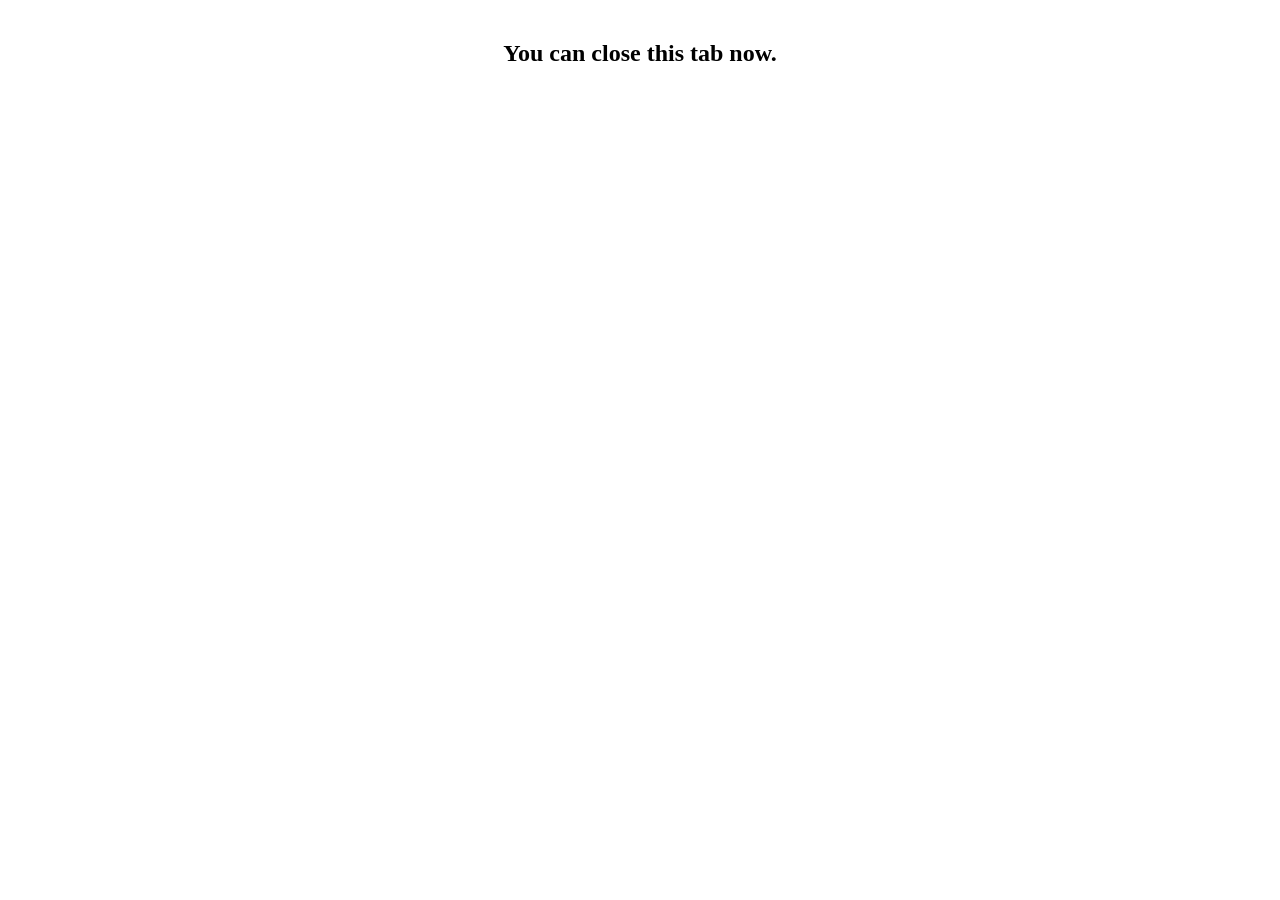
<file: logout/forceclose.html>
<!DOCTYPE html>
<html>
<body>
<script>
window.open('', '_self');
window.close();
</script>

<h2 style="text-align:center; margin-top:40px;">You can close this tab now.</h2>
</body>
</html>
</file>
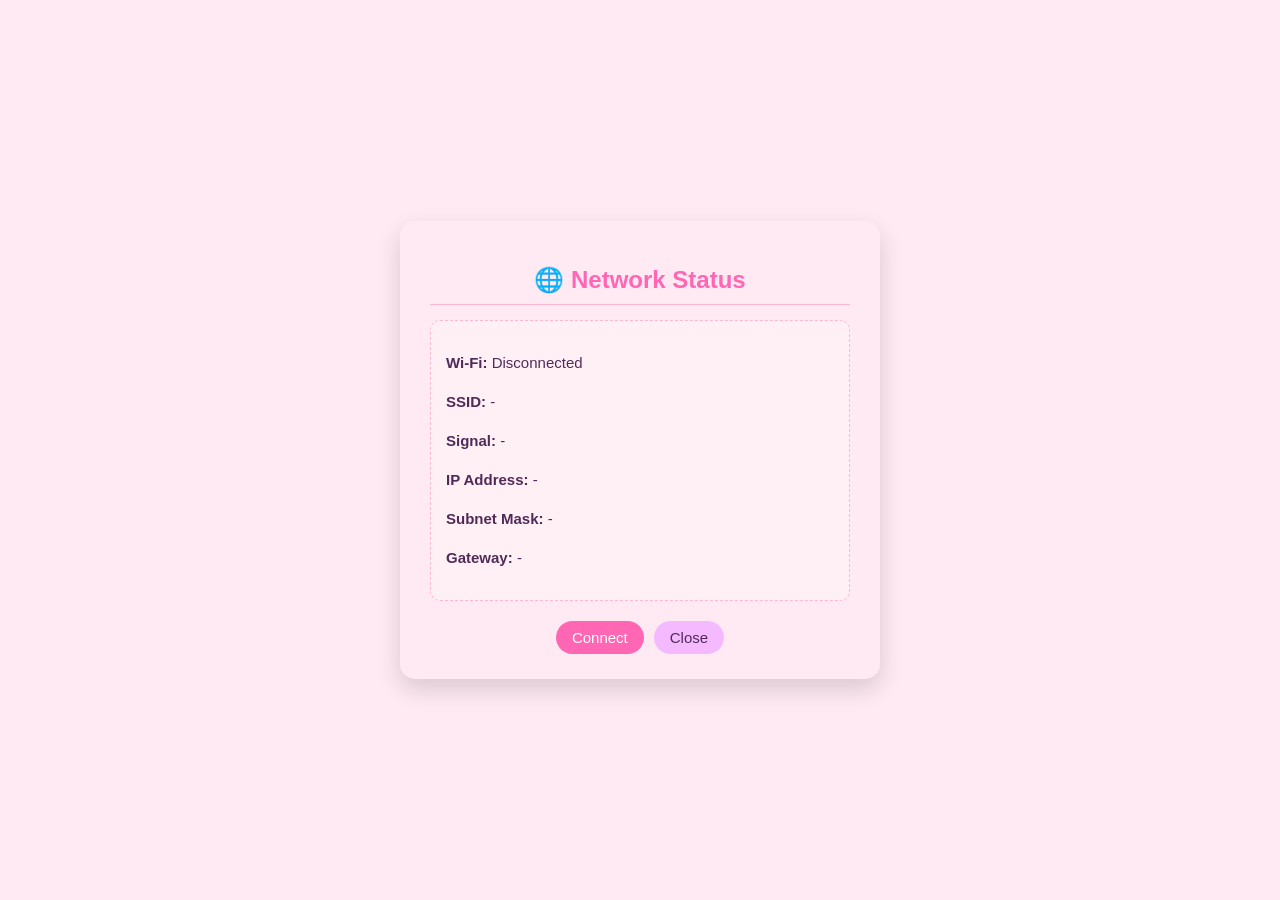
<file: network/network.html>
<!DOCTYPE html>
<html lang="en">
<head>
<meta charset="UTF-8">
<meta name="viewport" content="width=device-width, initial-scale=1.0">
<title>Network Status</title>
<link rel="stylesheet" href="network.css">
</head>
<body>
<div class="network-window">
  <h2>🌐 Network Status</h2>
  <hr>

  <div class="network-info">
    <p><strong>Wi-Fi:</strong> <span id="wifiStatus">Disconnected</span></p>
    <p><strong>SSID:</strong> <span id="ssid">-</span></p>
    <p><strong>Signal:</strong> <span id="signal">-</span></p>
    <p><strong>IP Address:</strong> <span id="ip">-</span></p>
    <p><strong>Subnet Mask:</strong> <span id="subnet">-</span></p>
    <p><strong>Gateway:</strong> <span id="gateway">-</span></p>
  </div>

  <div class="buttons">
    <button id="connectBtn" class="connect">Connect</button>
    <button id="disconnectBtn" class="disconnect" style="display:none;">Disconnect</button>
    <button class="close" id="closeBtn">Close</button>
  </div>
</div>

<script>
document.addEventListener("DOMContentLoaded", () => {
  const wifiStatus = document.getElementById('wifiStatus');
  const ssid = document.getElementById('ssid');
  const signal = document.getElementById('signal');
  const ip = document.getElementById('ip');
  const subnet = document.getElementById('subnet');
  const gateway = document.getElementById('gateway');
  const connectBtn = document.getElementById('connectBtn');
  const disconnectBtn = document.getElementById('disconnectBtn');
  const closeBtn = document.getElementById('closeBtn');
  const stateKey = 'networkState';

  const randomIP = () => `192.168.${Math.floor(Math.random()*100)}.${Math.floor(Math.random()*255)}`;
  const randomSignal = () => ["📶", "📶📶", "📶📶📶", "📶📶📶📶"][Math.floor(Math.random()*4)];

  let netState = JSON.parse(localStorage.getItem(stateKey) || '{"connected":false}');

  const updateUI = () => {
    if (netState.connected) {
      wifiStatus.textContent = 'Connected';
      ssid.textContent = netState.ssid;
      signal.textContent = netState.signal;
      ip.textContent = netState.ip;
      subnet.textContent = '255.255.255.0';
      gateway.textContent = netState.gateway;
      connectBtn.style.display = 'none';
      disconnectBtn.style.display = 'inline-block';
    } else {
      wifiStatus.textContent = 'Disconnected';
      ssid.textContent = '-';
      signal.textContent = '-';
      ip.textContent = '-';
      subnet.textContent = '-';
      gateway.textContent = '-';
      connectBtn.style.display = 'inline-block';
      disconnectBtn.style.display = 'none';
    }
  };
  updateUI();

  connectBtn.addEventListener('click', () => {
    connectBtn.textContent = 'Connecting...';
    connectBtn.disabled = true;

    setTimeout(() => {
      netState = {
        connected: true,
        ssid: 'Hotspot_5G',
        signal: randomSignal(),
        ip: randomIP(),
        gateway: '192.168.1.1'
      };
      localStorage.setItem(stateKey, JSON.stringify(netState));
      updateUI();
      connectBtn.textContent = 'Connect';
      connectBtn.disabled = false;

      if (window.parent)
        window.parent.postMessage({ type:'os:apply', payload:{ wifi:{ connected:true, ssid:netState.ssid } } }, '*');
    }, 1500);
  });

  disconnectBtn.addEventListener('click', () => {
    netState.connected = false;
    localStorage.setItem(stateKey, JSON.stringify(netState));
    updateUI();
    if (window.parent)
      window.parent.postMessage({ type:'os:apply', payload:{ wifi:{ connected:false } } }, '*');
  });

  closeBtn.addEventListener('click', () => {
    window.parent.postMessage({ action: 'close-network' }, '*');
  });
});
</script>
</body>
</html>
</file>
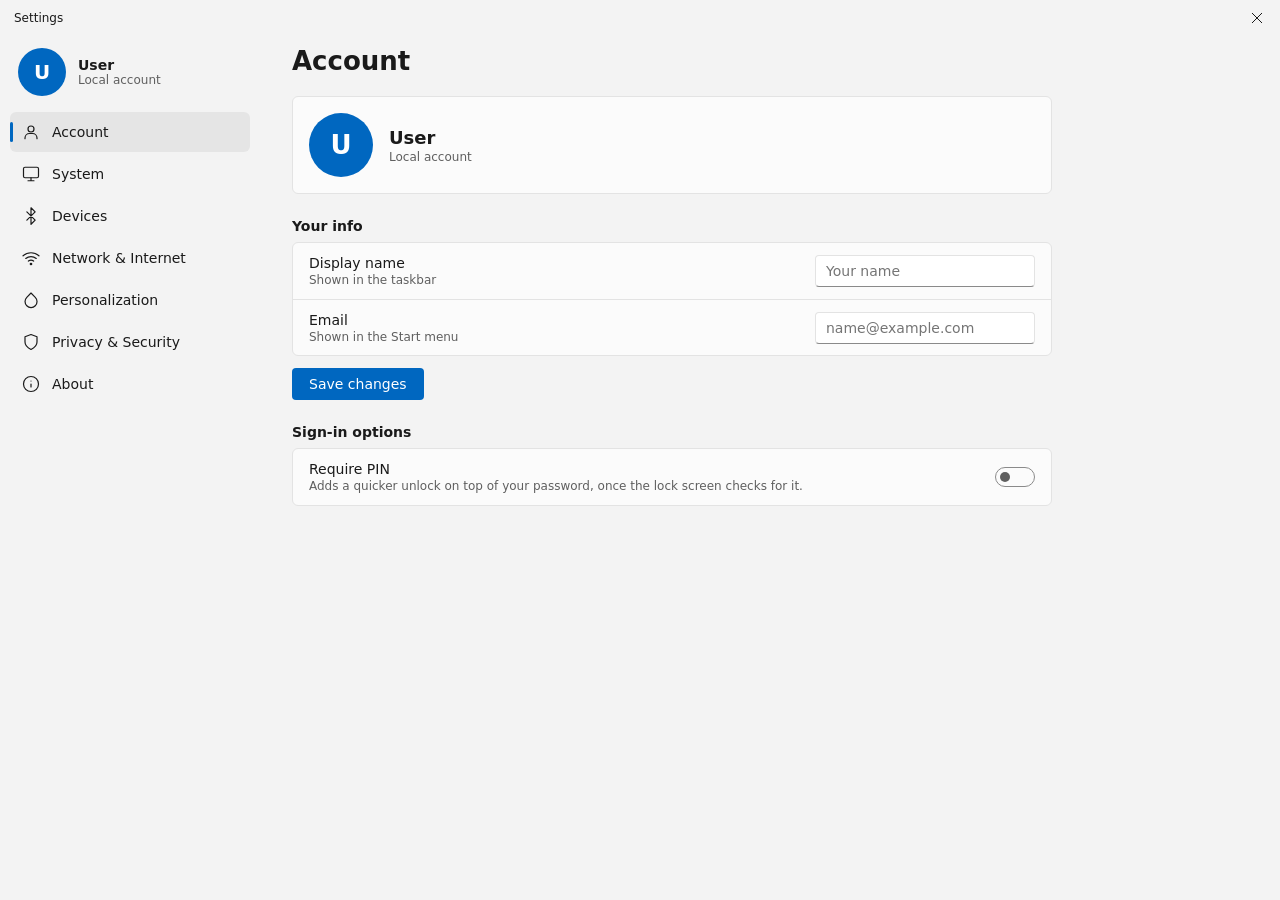
<file: settings/settings.html>
<!DOCTYPE html>
<html lang="en">
<head>
  <meta charset="UTF-8"/>
  <meta name="viewport" content="width=device-width, initial-scale=1.0"/>
  <title>Settings</title>
  <link rel="stylesheet" href="settings.css?v=4"/>
</head>
<body>
  <div class="app">
    <header class="titlebar">
      <span>Settings</span>
      <button class="close" aria-label="Close Settings" onclick="parent.postMessage('close-settings','*')">
        <svg width="10" height="10" viewBox="0 0 10 10" aria-hidden="true"><path d="M0 0l10 10M10 0L0 10" stroke="currentColor" fill="none"/></svg>
      </button>
    </header>

    <div class="shell">
      <aside class="sidebar">
        <div class="profile" id="profile"></div>
        <nav id="nav" aria-label="Settings sections"></nav>
      </aside>
      <main class="content" id="settingsContent" tabindex="-1"><!-- filled by settings.js --></main>
    </div>
  </div>

  <script src="settings.js?v=4"></script>
</body>
</html>
</file>
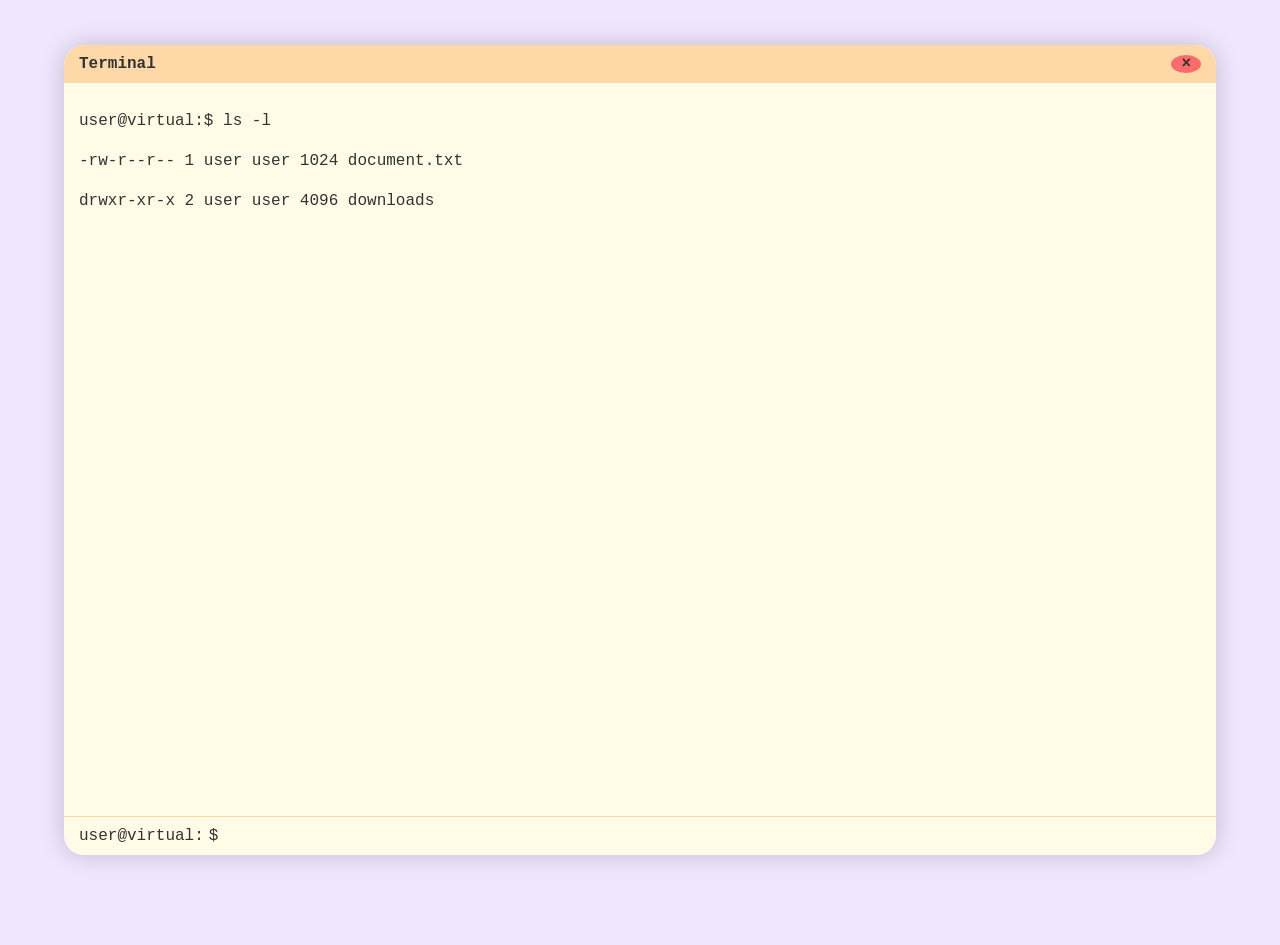
<file: terminal/terminal.html>
<!DOCTYPE html>
<html lang="en">
<head>
<meta charset="UTF-8" />
<meta name="viewport" content="width=device-width, initial-scale=1.0" />
<title>Cute Terminal</title>
<style>
/* --- Terminal Window --- */
body, html {
  margin:0; padding:0; height:100%; font-family: "Comic Neue", monospace;
  background:#f0e7ff;
}

.terminal-window {
  display:flex;
  flex-direction:column;
  height:90vh;
  width:90vw;
  margin:5vh auto;
  background:#fff8e7;
  color:#333;
  border-radius:20px;
  box-shadow: 0 0 25px rgba(0,0,0,0.2);
  overflow:hidden;
}

/* --- Header --- */
.terminal-header {
  display:flex;
  justify-content:space-between;
  align-items:center;
  padding:10px 15px;
  background:#ffd8a8;
  color:#333;
  border-top-left-radius:20px;
  border-top-right-radius:20px;
  font-weight:bold;
  font-size:16px;
}

.close-button {
  cursor:pointer;
  padding:0 10px;
  background:#ff6b6b;
  border-radius:50%;
  transition: 0.2s;
}
.close-button:hover {
  background:#ff8787;
}

/* --- Output --- */
.terminal-output {
  flex:1;
  overflow-y:auto;
  padding:10px 15px;
  font-family: "Comic Neue", monospace;
  background:#fffbe6;
  color:#333;
  line-height:1.5;
}

/* --- Input --- */
.terminal-input {
  display:flex;
  align-items:center;
  padding:10px 15px;
  background:#fffbe6;
  border-top:1px solid #ffd8a8;
}

.terminal-input span {
  margin-right:5px;
}

.terminal-input input {
  flex:1;
  background:#fffbe6;
  color:#333;
  border:none;
  outline:none;
  font-family: "Comic Neue", monospace;
  font-size:14px;
}
</style>
</head>
<body>
<div class="terminal-window">
  <div class="terminal-header">
    <span>Terminal</span>
    <span class="close-button" id="close-terminal">×</span>
  </div>

  <div class="terminal-output" id="terminal-output">
    <p><span class="user">user@virtual:</span><span class="prompt">$</span> ls -l</p>
    <p>-rw-r--r-- 1 user user 1024 document.txt</p>
    <p>drwxr-xr-x 2 user user 4096 downloads</p>
  </div>

  <div class="terminal-input">
    <span class="user">user@virtual:</span><span class="prompt">$</span>
    <input type="text" id="terminal-input" autofocus />
  </div>
</div>

<script>
// --- Close button ---
const closeBtn = document.getElementById('close-terminal');
closeBtn.addEventListener('click', () => {
  window.parent.postMessage({ action: 'close-terminal' }, '*');
});

// --- Terminal commands ---
const input = document.getElementById('terminal-input');
const output = document.getElementById('terminal-output');

const files = {
  'document.txt': 'This is a sample document.',
  'notes.txt': 'These are some notes.',
  'downloads': '[folder]'
};

input.addEventListener('keydown', e => {
  if(e.key === 'Enter') {
    const cmd = input.value.trim();
    if(!cmd) return;

    // Show typed command
    const line = document.createElement('p');
    line.innerHTML = `<span class="user">user@virtual:</span><span class="prompt">$</span> ${cmd}`;
    output.appendChild(line);

    const args = cmd.split(' ');
    const mainCmd = args[0];
    const result = document.createElement('p');

    switch(mainCmd) {
      case 'ls':
        if(args[1] === '-l') {
          result.innerHTML = `-rw-r--r-- 1 user user 1024 document.txt<br>drwxr-xr-x 2 user user 4096 downloads`;
        } else {
          result.textContent = Object.keys(files).join('  ');
        }
        break;
      case 'pwd':
        result.textContent = '/home/user';
        break;
      case 'help':
        result.textContent = 'Commands: ls, ls -l, pwd, echo, cat, date, whoami, clear, help';
        break;
      case 'clear':
        output.innerHTML = '';
        break;
      case 'echo':
        result.textContent = args.slice(1).join(' ');
        break;
      case 'whoami':
        result.textContent = 'user';
        break;
      case 'date':
        result.textContent = new Date().toString();
        break;
      case 'cat':
        const file = args[1];
        if(files[file]) result.textContent = files[file];
        else result.textContent = `cat: ${file}: No such file or directory`;
        break;
      default:
        result.textContent = `bash: ${cmd}: command not found`;
    }

    if(mainCmd !== 'clear') output.appendChild(result);

    output.scrollTop = output.scrollHeight;
    input.value = '';
  }
});
</script>
</body>
</html>
</file>
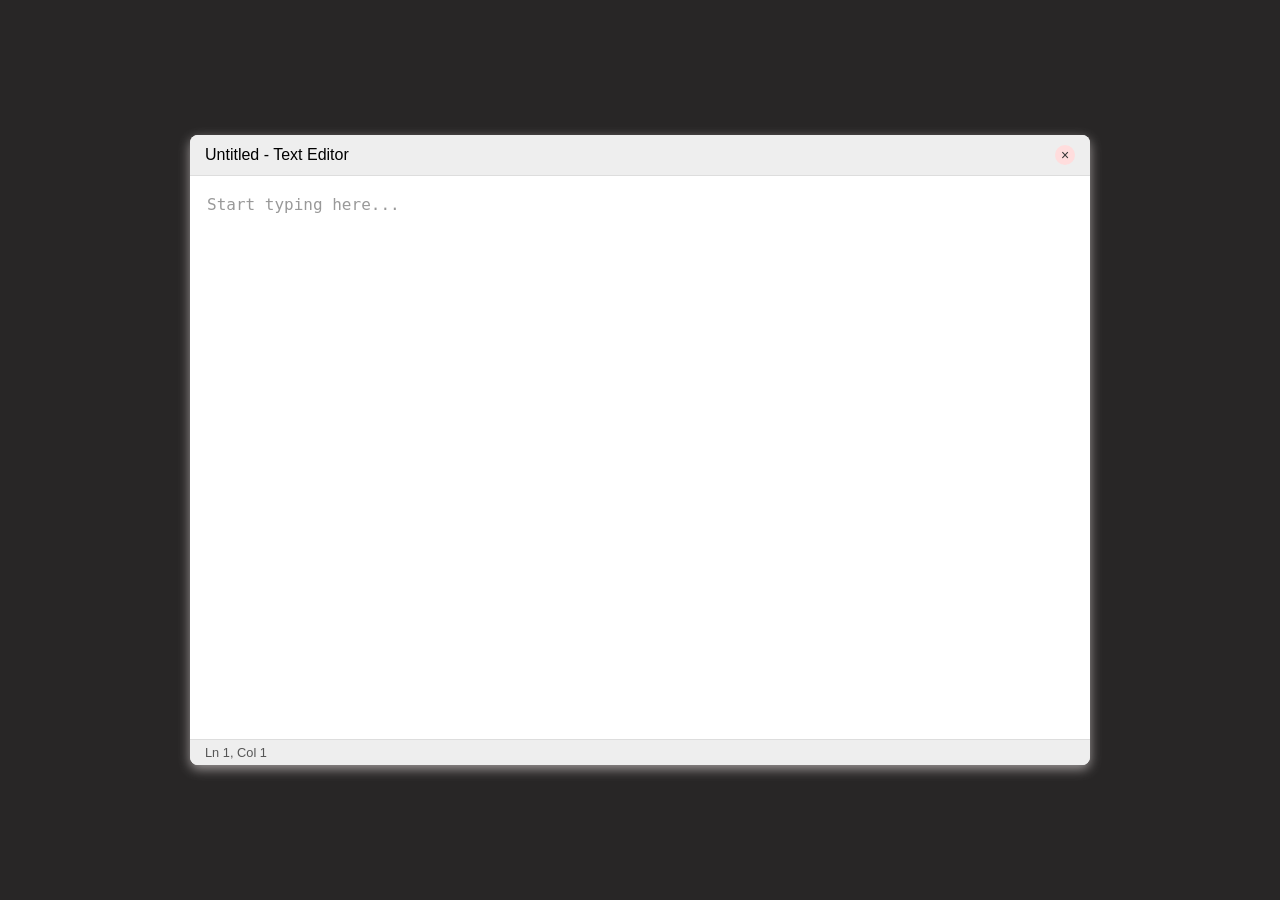
<file: texteditor/texteditor.html>
<!DOCTYPE html>
<html lang="en">
<head>
    <meta charset="UTF-8">
    <meta name="viewport" content="width=device-width, initial-scale=1.0">
    <title>Text Editor</title>
    <link rel="stylesheet" href="texteditor.css">
</head>
<body>
    <div class="texteditor-window">
        <div class="texteditor-header">
            <span>Untitled - Text Editor</span>
            <div class="window-controls">
                <span class="close-button">×</span>
            </div>
        </div>
        <div class="texteditor-body">
            <textarea placeholder="Start typing here..."></textarea>
        </div>
        <div class="texteditor-footer">
            <span>Ln 1, Col 1</span>
        </div>
    </div>
</body>
</html>
</file>
<file: desktop/desktop.css>
/* =========================================================
   WEBOS DESKTOP
   ========================================================= */


/* =========================================================
   VARIABLES
   ========================================================= */

:root {

    --desktop-brightness: 1;

}


/*
 * THEME VARIABLES
 *
 * body.light / body.dark set these; every themed
 * element below reads from them instead of a
 * hardcoded color, so switching theme actually
 * changes how the OS looks.
 */

body.light {

    --os-bg: #ececec;
    --os-text: #1b1b1b;
    --os-text-dim: rgba(0,0,0,0.55);
    --os-divider: rgba(0,0,0,0.10);
    --os-hover: rgba(0,0,0,0.07);
    --os-taskbar-bg: rgba(255,255,255,0.78);
    --os-start-bg: rgba(255,255,255,0.94);
    --os-start-border: rgba(0,0,0,0.10);
    --os-icon-text-shadow: 0 1px 3px rgba(255,255,255,0.95);

}

body.dark {

    --os-bg: #111;
    --os-text: #f5f5f5;
    --os-text-dim: rgba(255,255,255,0.55);
    --os-divider: rgba(255,255,255,0.10);
    --os-hover: rgba(255,255,255,0.09);
    --os-taskbar-bg: rgba(22,24,26,0.90);
    --os-start-bg: rgba(28,30,33,0.95);
    --os-start-border: rgba(255,255,255,0.12);
    --os-icon-text-shadow: 0 1px 4px rgba(0,0,0,0.9);

}


/* =========================================================
   RESET
   ========================================================= */

* {

    margin: 0;

    padding: 0;

    box-sizing: border-box;

}


html,
body {

    width: 100%;

    height: 100%;

    overflow: hidden;

    font-family:
        "Segoe UI",
        Arial,
        sans-serif;

}


body {

    background: var(--os-bg, #111);

    color: var(--os-text, white);

    transition: background 0.2s ease, color 0.2s ease;

}


/* =========================================================
   DESKTOP
   ========================================================= */

.desktop {

    position: fixed !important;

    inset: 0 !important;

    width: 100vw !important;

    height: 100vh !important;

    min-width: 0 !important;

    min-height: 0 !important;

    overflow: hidden !important;

    isolation: isolate;

    background-image:
        url("wallp.png");

    background-position:
        center center;

    background-repeat:
        no-repeat;

    background-size:
        cover;

}


/*
 * DO NOT use CSS filter on the desktop.
 *
 * A filter on a parent can affect the positioning
 * behaviour of fixed-position application windows.
 */


/* =========================================================
   BRIGHTNESS OVERLAY

   A screen "brightness" control can't be a CSS filter
   on .desktop (see note above), so instead it's a
   separate, sibling, full-viewport, click-through layer
   sitting above absolutely everything (windows, taskbar,
   start menu). Its background is a plain black/white
   rgba set from JS in applyOSSettings() — nothing here
   touches positioning of anything else on the page.
   ========================================================= */

.brightness-overlay {

    position: fixed;
    inset: 0;
    background: transparent;
    pointer-events: none;
    z-index: 99999;
    transition: background 0.15s ease;

}


/* =========================================================
   CURSOR TRAIL

   Position is set every mousemove (via left/top, in the
   script), so it always matches the real cursor exactly —
   only the CSS transition on left/top is delayed, which is
   what creates the trailing-behind look. --cursor-trail-ms
   (set from Mouse Speed in applyOSSettings) controls how
   quickly it catches up: slow speed = long lag, fast speed
   = it catches up almost instantly.
   ========================================================= */

:root {

    --cursor-trail-ms: 140ms;

}

.cursor-trail {

    position: fixed;
    top: 0;
    left: 0;
    width: 16px;
    height: 16px;
    margin-left: -8px;
    margin-top: -8px;
    border-radius: 50%;
    background:
        radial-gradient(
            circle,
            rgba(120,190,255,0.65),
            rgba(120,190,255,0) 70%
        );
    pointer-events: none;
    z-index: 99998;
    opacity: 0;
    transition:
        left var(--cursor-trail-ms, 140ms) cubic-bezier(.2,.8,.2,1),
        top var(--cursor-trail-ms, 140ms) cubic-bezier(.2,.8,.2,1),
        opacity 0.2s ease;

}

.cursor-trail.active {

    opacity: 1;

}


/* =========================================================
   DESKTOP LIGHT OVERLAY
   ========================================================= */

.desktop::after {

    content: "";

    position: absolute;

    inset: 0;

    background:
        linear-gradient(
            180deg,
            rgba(255,255,255,0.02),
            rgba(0,0,0,0.06)
        );

    pointer-events: none;

    z-index: 1;

}


/* =========================================================
   DESKTOP ICON GRID
   ========================================================= */

.icon-grid {

    position: absolute;

    top: 0;

    left: 0;

    width: 430px;

    padding:
        28px 22px;

    display: grid;

    grid-template-columns:
        repeat(3, 100px);

    grid-auto-rows:
        105px;

    gap:
        12px;

    align-content: start;

    z-index: 10;

}


/* =========================================================
   DESKTOP ICON
   ========================================================= */

.icon {

    width: 92px;

    height: 96px;

    display: flex;

    flex-direction: column;

    align-items: center;

    justify-content: flex-start;

    padding:
        7px 4px;

    border-radius: 10px;

    color: white;

    text-align: center;

    cursor: pointer;

    user-select: none;

    text-shadow:
        0 1px 4px
        rgba(0,0,0,0.9);

    transition:
        background 0.15s ease,
        transform 0.15s ease;

}


.icon:hover {

    background:
        rgba(255,255,255,0.13);

}


.icon:active {

    transform:
        scale(0.96);

}


/* =========================================================
   ICON IMAGE
   ========================================================= */

.icon-image {

    width: 62px;

    height: 62px;

    display: flex;

    align-items: center;

    justify-content: center;

    margin-bottom: 6px;

    filter:
        drop-shadow(
            0 5px 5px
            rgba(0,0,0,0.28)
        );

}


.icon-image img {

    width: 60px;

    height: 60px;

    object-fit: contain;

    display: block;

}


.terminal-icon img {

    width: 58px;

    height: 58px;

}


/* =========================================================
   NETWORK / SETTINGS ICONS
   ========================================================= */

.system-app-icon {

    width: 58px;

    height: 58px;

    display: flex;

    align-items: center;

    justify-content: center;

    border-radius: 15px;

    background:
        rgba(255,255,255,0.88);

    color:
        #405c6b;

    font-size: 30px;

    box-shadow:
        0 7px 15px
        rgba(0,0,0,0.22);

}


/* =========================================================
   ICON LABEL
   ========================================================= */

.icon span {

    display: block;

    width: 95px;

    color: white;

    font-size: 13px;

    line-height: 17px;

    text-align: center;

    text-shadow:
        0 1px 4px
        rgba(0,0,0,0.9);

}

/*
 * Icon labels sit on the wallpaper, not on a themed
 * surface, so they intentionally stay white-with-shadow
 * in both themes (like every real OS desktop) rather
 * than switching to --os-text, which would go invisible
 * on a light wallpaper.
 */


/* =========================================================
   APPLICATION WINDOWS
   ========================================================= */

.app-window {
    position: absolute !important;
    display: block !important;
    margin: 0 !important;
    padding: 0 !important;
    border: none !important;
    background: #ffffff;
    border-radius: 14px;
    overflow: hidden;
    box-shadow:
        0 25px 70px rgba(0,0,0,0.48),
        0 5px 20px rgba(0,0,0,0.25);
    z-index: 1000 !important;
}

.app-window[hidden] {
    display: none !important;
    visibility: hidden !important;
}

.terminal-window {
    top: 70px !important;
    left: 20% !important;
    width: 60% !important;
    height: 70% !important;
}

.file-window {
    top: 70px !important;
    left: 17% !important;
    width: 66% !important;
    height: 72% !important;
}

.code-window {
    top: 50px !important;
    left: 5% !important;
    width: 90% !important;
    height: 82% !important;
}

.network-window {
    top: 70px !important;
    left: 20% !important;
    width: 60% !important;
    height: 70% !important;
}

.settings-window {
    top: 60px !important;
    left: 23% !important;
    width: 54% !important;
    height: 76% !important;
}

.desktop > iframe.app-window {
    position: absolute !important;
    display: block;
    max-width: none !important;
    max-height: none !important;
}


/* =========================================================
   START MENU
   ========================================================= */

.start-menu {

    position: absolute;

    left: 14px;

    bottom: 66px;

    width: 315px;

    padding: 15px;

    border-radius: 18px;

    background:
        var(--os-start-bg, rgba(28,30,33,0.95));

    border:
        1px solid
        var(--os-start-border, rgba(255,255,255,0.12));

    box-shadow:
        0 25px 70px
        rgba(0,0,0,0.5);

    transition:
        background 0.2s ease,
        border-color 0.2s ease;

    backdrop-filter:
        blur(20px);

    -webkit-backdrop-filter:
        blur(20px);

    opacity: 0;

    visibility: hidden;

    pointer-events: none;

    transform:
        translateY(10px)
        scale(0.97);

    transform-origin:
        bottom left;

    z-index: 2000;

    transition:
        opacity 0.18s ease,
        transform 0.18s ease,
        visibility 0.18s ease;

}


.start-menu.show {

    opacity: 1;

    visibility: visible;

    pointer-events: auto;

    transform:
        translateY(0)
        scale(1);

}


/* =========================================================
   START HEADER
   ========================================================= */

.start-header {

    display: flex;

    align-items: center;

    gap: 12px;

    padding:
        4px 7px 12px;

}


.start-logo {

    width: 42px;

    height: 42px;

    display: flex;

    align-items: center;

    justify-content: center;

    border-radius: 11px;

    background:
        linear-gradient(
            145deg,
            #6d91a3,
            #3f5d6b
        );

    color: white;

    font-size: 22px;

}


.start-title {

    color: var(--os-text, white);

    font-size: 16px;

    font-weight: 500;

}


.start-subtitle {

    margin-top: 2px;

    color:
        var(--os-text-dim, rgba(255,255,255,0.48));

    font-size: 12px;

}


/* =========================================================
   START DIVIDER
   ========================================================= */

.start-divider {

    height: 1px;

    margin:
        2px 5px 9px;

    background:
        var(--os-divider, rgba(255,255,255,0.1));

}


/* =========================================================
   START APPLICATIONS
   ========================================================= */

.start-apps {

    display: flex;

    flex-direction: column;

    gap: 3px;

}


.start-item {

    width: 100%;

    height: 45px;

    display: flex;

    align-items: center;

    gap: 13px;

    padding:
        0 11px;

    border: none;

    border-radius: 10px;

    background: transparent;

    color: var(--os-text, white);

    font-family: inherit;

    font-size: 14px;

    text-align: left;

    cursor: pointer;

}


.start-item:hover {

    background:
        var(--os-hover, rgba(255,255,255,0.09));

}


.start-item-icon {

    width: 27px;

    text-align: center;

    font-size: 18px;

}


/* =========================================================
   SHUTDOWN
   ========================================================= */

.shutdown-item {

    width: 100%;

    height: 43px;

    display: flex;

    align-items: center;

    gap: 13px;

    padding:
        0 11px;

    border: none;

    border-radius: 10px;

    background: transparent;

    color:
        var(--os-text-dim, rgba(255,255,255,0.82));

    font-family: inherit;

    font-size: 14px;

    text-align: left;

    cursor: pointer;

}


.shutdown-item:hover {

    background:
        var(--os-hover, rgba(255,255,255,0.09));

}


/* =========================================================
   TASKBAR
   ========================================================= */

.taskbar {

    position: absolute;

    left: 0;

    right: 0;

    bottom: 0;

    height: 58px;

    display: flex;

    align-items: center;

    padding:
        0 10px;

    background:
        var(--os-taskbar-bg, rgba(22,24,26,0.90));

    border-top:
        1px solid
        var(--os-divider, rgba(255,255,255,0.08));

    backdrop-filter:
        blur(18px);

    -webkit-backdrop-filter:
        blur(18px);

    z-index: 1500 !important;

    transition:
        background 0.2s ease,
        border-color 0.2s ease;

}


/* =========================================================
   START BUTTON
   ========================================================= */

.start-button {

    width: 44px;

    height: 44px;

    display: flex;

    align-items: center;

    justify-content: center;

    border: none;

    border-radius: 10px;

    background: transparent;

    color: var(--os-text, white);

    cursor: pointer;

}


.start-button:hover {

    background:
        var(--os-hover, rgba(255,255,255,0.10));

}


.webos-logo {

    width: 27px;

    height: 27px;

    display: flex;

    align-items: center;

    justify-content: center;

    border-radius: 7px;

    background:
        linear-gradient(
            145deg,
            #7b9dad,
            #496676
        );

    color: white;

    font-size: 15px;

}


/* =========================================================
   PINNED APPLICATIONS
   ========================================================= */

.pinned-icons {

    display: flex;

    align-items: center;

    gap: 4px;

    margin-left: 7px;

}


.pinned-icon {

    width: 42px;

    height: 42px;

    display: flex;

    align-items: center;

    justify-content: center;

    border: none;

    border-radius: 9px;

    background: transparent;

    color: var(--os-text, white);

    font-size: 20px;

    cursor: pointer;

}


.pinned-icon:hover {

    background:
        var(--os-hover, rgba(255,255,255,0.10));

}


/* =========================================================
   TASKBAR SPACER
   ========================================================= */

.taskbar-space {

    flex: 1;

}


/* =========================================================
   SYSTEM TRAY
   ========================================================= */

.system-tray {

    height: 100%;

    display: flex;

    align-items: center;

    gap: 8px;

}


.tray-item {

    height: 36px;

    display: flex;

    align-items: center;

    padding:
        0 9px;

    color:
        var(--os-text-dim, rgba(255,255,255,0.82));

    font-size: 13px;

    white-space: nowrap;

}


.tray-time {

    min-width: 85px;

    text-align: center;

    color: var(--os-text, white);

    font-size: 13px;

    white-space: nowrap;

}


/* =========================================================
   RESPONSIVE
   ========================================================= */

@media (max-width: 900px) {

    .icon-grid {

        width: 330px;

        grid-template-columns:
            repeat(3,90px);

        padding:
            20px 15px;

    }


    .app-window {

        left: 5vw !important;

        width: 90vw !important;

    }

}


@media (max-width: 600px) {

    .icon-grid {

        width: 280px;

        grid-template-columns:
            repeat(3,80px);

        grid-auto-rows:
            95px;

        gap: 8px;

        padding:
            15px 10px;

    }


    .icon {

        width: 75px;

    }


    .icon span {

        width: 75px;

        font-size: 11px;

    }


    .icon-image {

        width: 52px;

        height: 52px;

    }


    .icon-image img {

        width: 52px;

        height: 52px;

    }


    .system-app-icon {

        width: 50px;

        height: 50px;

        font-size: 27px;

    }


    .start-menu {

        left: 8px;

        width:
            calc(100% - 16px);

    }

}
</file>
<file: fileman/filemanager.css>
body {
    margin: 0;
    font-family: sans-serif;
    background: transparent;
    height: 100vh;
    overflow: hidden;
    display: flex;
    justify-content: center;
    align-items: center;
}


.filemanager-window {
    background-color: #fff;
    border-radius: 8px;
    box-shadow: 0 4px 12px rgba(132, 107, 107, 0.2);
    width: 80%;
    max-width: 900px;
    height: 70%;
    max-height: 700px;
    display: flex;
    flex-direction: column;
}

.filemanager-header {
    background-color: #eee;
    padding: 10px 15px;
    border-bottom: 1px solid #ddd;
    display: flex;
    justify-content: space-between;
    align-items: center;
    border-top-left-radius: 8px;
    border-top-right-radius: 8px;
}

.window-controls {
    display: flex;
    gap: 8px;
}

.close-button {
    color: #333;
    background-color: #fdd;
    border-radius: 50%;
    width: 20px;
    height: 20px;
    display: flex;
    justify-content: center;
    align-items: center;
    cursor: pointer;
    font-size: 14px;
    line-height: 1;
}

.filemanager-body {
    display: flex;
    flex-grow: 1;
    overflow: hidden;
}

.sidebar {
    background-color:rgb(195, 183, 183);
    border-right: 1px solid #eee;
    padding: 15px;
    width: 200px;
    box-sizing: border-box;
}

.sidebar ul {
    list-style: none;
    padding: 0;
    margin: 0;
}

.sidebar li {
    padding: 8px 0;
    cursor: pointer;
    display: flex;
    align-items: center;
}

.sidebar li:hover {
    background-color: #eee;
}

.file-list {
    padding: 15px;
    flex-grow: 1;
    overflow-y: auto;
    display: grid;
    grid-template-columns: repeat(auto-fit, minmax(150px, 1fr));
    gap: 10px;
}

.file-item {
    background-color: #fff;
    border: 1px solid #eee;
    border-radius: 5px;
    padding: 10px;
    display: flex;
    flex-direction: column;
    align-items: center;
    text-align: center;
    cursor: pointer;
}

.file-item:hover {
    background-color:rgb(110, 104, 104);
}

.file-item svg {
    margin-bottom: 5px;
}
</file>
<file: network/network.css>
body {
  margin: 0;
  font-family: "Poppins", sans-serif;
  background-color: #ffeaf4;
  display: flex;
  justify-content: center;
  align-items: center;
  height: 100vh;
}

.network-window {
  background-color: #ffeaf4;
  border-radius: 15px;
  box-shadow: 0 10px 25px rgba(0, 0, 0, 0.15);
  padding: 25px 30px;
  width: 420px;
  text-align: left;
  color: #512b58;
}

h2 {
  text-align: center;
  color: #ff66b3;
  font-weight: 600;
  margin-bottom: 10px;
}

hr {
  border: none;
  border-top: 1px solid #ffb6d1;
  margin-bottom: 15px;
}

.network-info {
  background-color: #fff0f6;
  border: 1px dashed #ffb6d1;
  border-radius: 10px;
  padding: 15px;
  font-size: 15px;
  line-height: 1.6;
}

.network-info strong {
  color: #512b58;
}

.buttons {
  margin-top: 20px;
  display: flex;
  justify-content: center;
  gap: 10px;
}

button {
  padding: 8px 16px;
  border: none;
  border-radius: 20px;
  cursor: pointer;
  font-size: 15px;
  font-weight: 500;
  transition: 0.3s;
}

.connect {
  background-color: #ff66b3;
  color: white;
}
.connect:hover {
  background-color: #ff3385;
}

.disconnect {
  background-color: #d9534f;
  color: white;
}
.disconnect:hover {
  background-color: #c9302c;
}

.close {
  background-color: #f5b9ff;
  color: #512b58;
}
.close:hover {
  background-color: #f097ff;
}
</file>
<file: settings/settings.css>
/* =========================================================
   Settings app — fills its desktop window (no nested window).
   Theme = CSS variables; settings.js sets html[data-theme].
   ========================================================= */
:root{
  color-scheme:light;
  --bg:#f3f3f3; --card:#fbfbfb; --card-hi:#f6f6f6; --line:#e3e3e3;
  --text:#1a1a1a; --dim:#5f5f5f; --accent:#0067c0; --accent-t:#fff;
  --field:#fff; --field-line:#8a8a8a; --track:#c4c4c4;
  --hover:rgba(0,0,0,.05); --sel:rgba(0,0,0,.06); --danger:#c42b1c; --ok:#0f7b0f;
}
:root[data-theme="dark"]{
  color-scheme:dark;
  --bg:#202020; --card:#2b2b2b; --card-hi:#333; --line:#3b3b3b;
  --text:#fff; --dim:#b4b4b4; --accent:#4cc2ff; --accent-t:#000;
  --field:#1f1f1f; --field-line:#9a9a9a; --track:#6b6b6b;
  --hover:rgba(255,255,255,.06); --sel:rgba(255,255,255,.08); --danger:#ff99a4; --ok:#6ccb5f;
}
*{box-sizing:border-box}
[hidden]{display:none!important}
html,body{height:100%;margin:0;overflow:hidden}
body{font:14px "Segoe UI Variable","Segoe UI",system-ui,sans-serif;background:var(--bg);color:var(--text);transition:background .15s,color .15s}
:focus-visible{outline:2px solid var(--accent);outline-offset:2px}
button{font:inherit;color:inherit}

.app{height:100%;display:flex;flex-direction:column}
.titlebar{flex:none;height:36px;display:flex;align-items:center;justify-content:space-between;padding-left:14px;font-size:12px}
.close{width:46px;height:36px;border:0;background:transparent;display:grid;place-items:center;cursor:pointer}
.close:hover{background:#c42b1c;color:#fff}
.shell{flex:1;min-height:0;display:flex}

/* ---------- sidebar ---------- */
.sidebar{flex:none;width:260px;padding:4px 10px 12px;overflow:auto;scrollbar-width:thin}
.profile{display:flex;align-items:center;gap:12px;padding:8px;margin-bottom:8px;min-width:0}
.profile b{display:block;font-weight:600;overflow:hidden;text-overflow:ellipsis;white-space:nowrap}
.profile small{display:block;color:var(--dim);font-size:12px;overflow:hidden;text-overflow:ellipsis;white-space:nowrap}
.profile>div{min-width:0}
.avatar{flex:none;width:48px;height:48px;border-radius:50%;background:var(--accent);color:var(--accent-t);display:grid;place-items:center;font-size:20px;font-weight:600}
nav ul{list-style:none;margin:0;padding:0;display:grid;gap:2px}
nav button{position:relative;width:100%;height:40px;display:flex;align-items:center;gap:12px;padding:0 12px;border:0;border-radius:6px;background:transparent;text-align:left;cursor:pointer}
nav button:hover{background:var(--hover)}
nav button[aria-current="page"]{background:var(--sel)}
nav button[aria-current="page"]::before{content:"";position:absolute;left:0;top:10px;bottom:10px;width:3px;border-radius:2px;background:var(--accent)}
nav svg{flex:none;width:18px;height:18px;fill:none;stroke:currentColor;stroke-width:1.6;stroke-linecap:round;stroke-linejoin:round}

/* ---------- content ---------- */
.content{flex:1;min-width:0;overflow:auto;padding:4px 32px 32px;scrollbar-width:thin;outline:none}
.content>*{max-width:760px}
h1{font-size:26px;font-weight:600;margin:6px 0 20px}
h2{font-size:14px;font-weight:600;margin:24px 0 8px}
.lead{color:var(--dim);font-size:13px;margin:-10px 0 16px}
.d{font-size:12px;color:var(--dim);margin-top:2px}

.group{background:var(--card);border:1px solid var(--line);border-radius:6px;overflow:hidden}
.group>*+*{border-top:1px solid var(--line)}
.item{display:flex;flex-wrap:wrap;align-items:center;justify-content:space-between;gap:8px 16px;min-height:56px;padding:10px 16px}
.item:hover{background:var(--card-hi)}
.ctl{display:flex;align-items:center;gap:12px}
.val{color:var(--dim);text-align:right}

.hero{display:flex;align-items:center;gap:16px;padding:16px;margin-bottom:8px;background:var(--card);border:1px solid var(--line);border-radius:6px}
.hero .avatar{width:64px;height:64px;font-size:26px}
.hero-name{font-size:18px;font-weight:600}
.hero .avatar.pc{border-radius:12px}
.hero .avatar svg{width:30px;height:30px;fill:none;stroke:currentColor;stroke-width:1.6;stroke-linecap:round;stroke-linejoin:round}

.notice{margin:0 0 8px;padding:12px 16px;background:var(--card);border:1px solid var(--line);border-left:3px solid var(--accent);border-radius:6px}
.err{margin:8px 2px 0;color:var(--danger);font-size:12px}
.actions{display:flex;align-items:center;gap:12px;margin-top:12px}

/* ---------- controls ---------- */
input[type="text"],input[type="url"],select{height:32px;min-width:220px;padding:0 10px;border:1px solid var(--line);border-bottom-color:var(--field-line);border-radius:4px;background:var(--field);color:var(--text);font:inherit}
input[type="text"]:focus,input[type="url"]:focus,select:focus{outline:none;border-bottom-color:var(--accent);box-shadow:inset 0 -1px 0 var(--accent)}
.btn{height:32px;padding:0 16px;border:1px solid var(--line);border-radius:4px;background:var(--card-hi);cursor:pointer}
.btn:hover{background:var(--sel)}
.btn.primary{background:var(--accent);border-color:transparent;color:var(--accent-t)}
.btn.primary:hover{opacity:.9}
.pill{padding:2px 10px;border-radius:12px;background:var(--sel);font-size:12px}
.pill.ok{color:var(--ok)}
.sig{width:18px;height:16px;fill:currentColor;color:var(--dim)}

.range{--pct:50%;-webkit-appearance:none;appearance:none;width:200px;height:20px;margin:0;background:transparent;cursor:pointer}
.range::-webkit-slider-runnable-track{height:4px;border-radius:2px;background:linear-gradient(var(--accent),var(--accent)) left/var(--pct) 100% no-repeat,var(--track)}
.range::-webkit-slider-thumb{-webkit-appearance:none;width:18px;height:18px;margin-top:-7px;border-radius:50%;background:var(--accent);border:4px solid var(--card);box-shadow:0 0 0 1px var(--field-line)}
.range::-moz-range-track{height:4px;border-radius:2px;background:var(--track)}
.range::-moz-range-progress{height:4px;border-radius:2px;background:var(--accent)}
.range::-moz-range-thumb{width:10px;height:10px;border-radius:50%;background:var(--accent);border:4px solid var(--card);box-shadow:0 0 0 1px var(--field-line)}
output{min-width:44px;text-align:right;color:var(--dim);font-variant-numeric:tabular-nums}

.switch{position:relative;flex:none;width:40px;height:20px}
.switch input{position:absolute;inset:0;width:100%;height:100%;margin:0;opacity:0;cursor:pointer;z-index:1}
.switch span{position:absolute;inset:0;border:1px solid var(--field-line);border-radius:10px;transition:background .15s,border-color .15s}
.switch span::before{content:"";position:absolute;top:4px;left:4px;width:10px;height:10px;border-radius:50%;background:var(--dim);transition:transform .15s,background .15s}
.switch input:checked+span{background:var(--accent);border-color:var(--accent)}
.switch input:checked+span::before{transform:translateX(20px);background:var(--accent-t)}
.switch input:focus-visible+span{outline:2px solid var(--accent);outline-offset:2px}

/* ---------- personalization ---------- */
.themes{display:flex;flex-wrap:wrap;gap:12px;padding:16px}
.theme-tile{width:150px;padding:8px;border:1px solid var(--line);border-radius:8px;background:transparent;cursor:pointer;text-align:left}
.theme-tile[aria-pressed="true"]{box-shadow:0 0 0 2px var(--accent)}
.theme-tile span{display:block;margin-top:6px}
.prev{display:flex;height:70px;border-radius:4px;overflow:hidden;border:1px solid var(--line)}
.prev i{width:30%}
.prev b{flex:1;margin:10px;border-radius:3px}
.prev.light{background:#f3f3f3}.prev.light i{background:#e2e2e2}.prev.light b{background:#fff}
.prev.dark{background:#202020}.prev.dark i{background:#2b2b2b}.prev.dark b{background:#3a3a3a}
.walls{display:grid;grid-template-columns:repeat(auto-fill,minmax(120px,1fr));gap:12px;padding:16px}
.wall{aspect-ratio:16/10;padding:0;border:0;border-radius:6px;background:linear-gradient(135deg,#5b7a8c,#2f4552) center/cover;color:#fff;font-size:12px;display:flex;align-items:flex-end;cursor:pointer;overflow:hidden}
.wall span{width:100%;padding:16px 8px 6px;text-align:left;background:linear-gradient(transparent,rgba(0,0,0,.6))}
.wall[aria-pressed="true"]{box-shadow:0 0 0 2px var(--bg),0 0 0 4px var(--accent)}

/* ---------- narrow window: icon rail ---------- */
@media (max-width:820px){
  .sidebar{width:60px;padding:4px 8px}
  .sidebar nav span,.profile>div{display:none}
  .profile{justify-content:center;padding:8px 0}
  nav button{justify-content:center;padding:0}
  .content{padding:4px 18px 24px}
  input[type="text"],input[type="url"],select{min-width:170px}
}
@media (prefers-reduced-motion:reduce){*{transition:none!important}}
</file>
<file: texteditor/texteditor.css>
body {
    margin: 0;
    font-family: sans-serif;
    background-color:rgb(40, 38, 38); /* Light background */
    display: flex;
    justify-content: center;
    align-items: center;
    height: 100vh;
    overflow: hidden;
}

.texteditor-window {
    background-color: #fff; /* White editor background */
    border-radius: 8px;
    box-shadow: 0 4px 12px rgb(159, 154, 154);
    width: 80%;
    max-width: 900px;
    height: 70%;
    max-height: 700px;
    display: flex;
    flex-direction: column;
}

.texteditor-header {
    background-color: #eee;
    padding: 10px 15px;
    border-bottom: 1px solid #ddd;
    display: flex;
    justify-content: space-between;
    align-items: center;
    border-top-left-radius: 8px;
    border-top-right-radius: 8px;
}

.window-controls {
    display: flex;
    gap: 8px;
}

.close-button {
    color: #333;
    background-color: #fdd;
    border-radius: 50%;
    width: 20px;
    height: 20px;
    display: flex;
    justify-content: center;
    align-items: center;
    cursor: pointer;
    font-size: 14px;
    line-height: 1;
}

.texteditor-body {
    padding: 15px;
    flex-grow: 1;
    overflow-y: auto;
}

.texteditor-body textarea {
    border: none;
    outline: none;
    font-family: monospace, sans-serif;
    font-size: 1em;
    line-height: 1.5;
    width: 100%;
    height: 100%;
    box-sizing: border-box;
    resize: none; /* Prevent resizing the textarea */
}

.texteditor-body textarea::placeholder {
    color: #999;
}

.texteditor-footer {
    background-color: #eee;
    padding: 5px 15px;
    border-top: 1px solid #ddd;
    border-bottom-left-radius: 8px;
    border-bottom-right-radius: 8px;
    font-size: 0.8em;
    color: #555;
    text-align: left;
}
</file>
